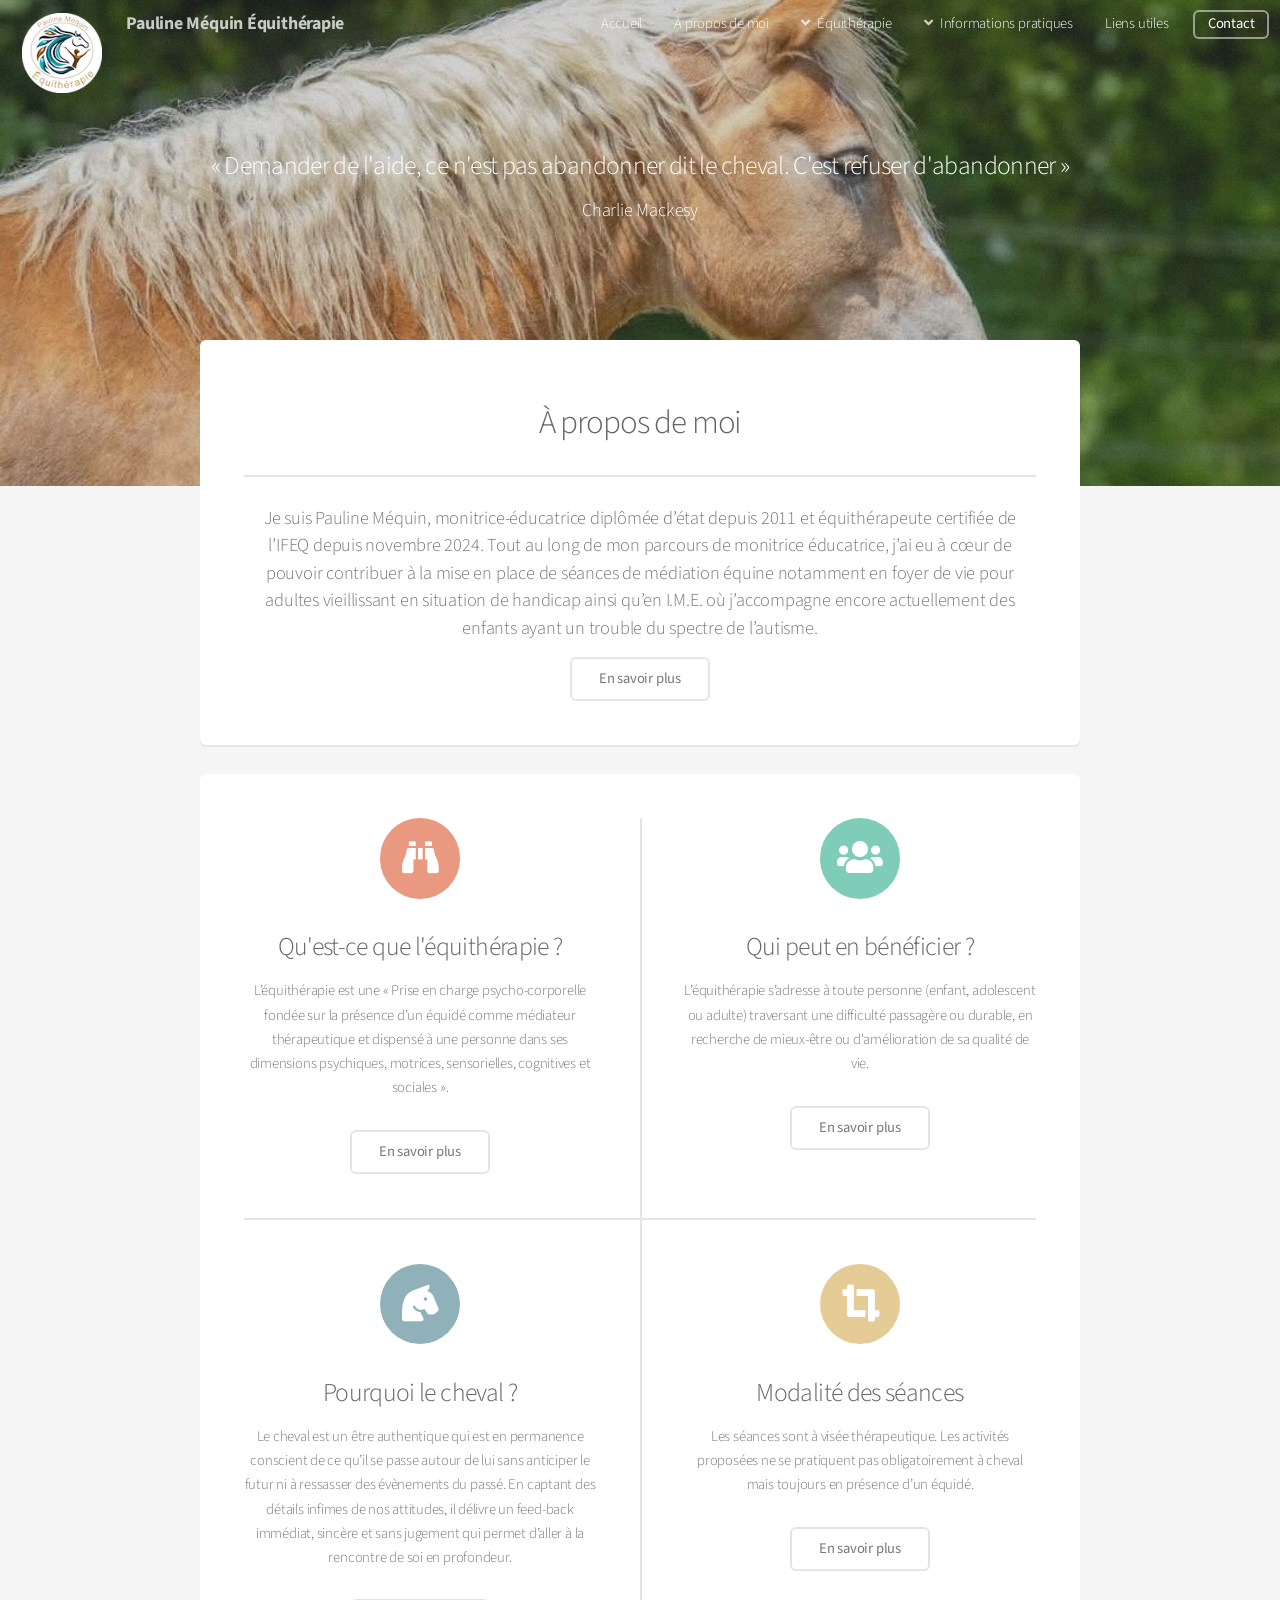
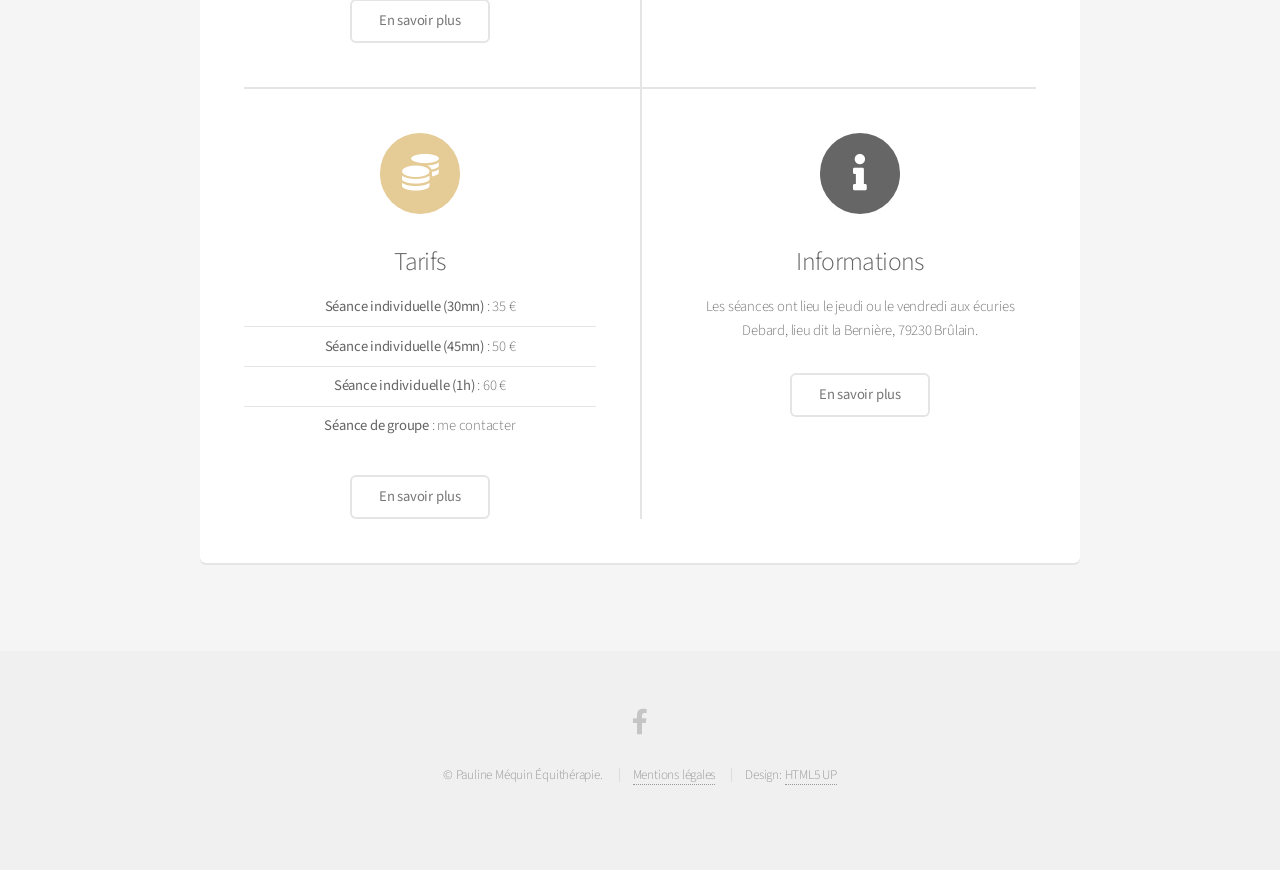
<file: index.html>
<!DOCTYPE html>
<html lang="fr">
<head>
    <meta charset="utf-8">
    <meta name="viewport" content="width=device-width, initial-scale=1, user-scalable=no">
    <title>Pauline Méquin Équithérapie</title>
    <link rel="icon" href="/images/favicon.ico">
    <link rel="stylesheet" href="/assets/css/main.css">
    
</head>

<body class="landing is-preload">
    <div id="page-wrapper" >

        <header id="header" class="alt">
  <h1>
    <a href="/">
      <img class="logo" src="/images/logo.png" alt="logo">
    </a>
    Pauline Méquin Équithérapie
  </h1>
  <nav id="nav">
    <ul>
      <li><a href="/">Accueil</a></li>
      <li><a href="/apropos/">À propos de moi</a></li>
      <li>
        <a href="/equitherapie/" class="icon solid fa-angle-down">Équithérapie</a>
        <ul>
          <li><a href="/equitherapie/#presentation">Présentation</a></li>
          <li><a href="/equitherapie/#public">Qui peut en bénéficier ?</a></li>
          <li><a href="/equitherapie/#cheval">Intérêt du cheval ?</a></li>
        </ul>
      </li>
      <li>
        <a href="/infos/" class="icon solid fa-angle-down">Informations pratiques</a>
        <ul>
          <li><a href="/infos/#tarif">Tarifs</a></li>
          <li><a href="/infos/#seance">Séances</a></li>
          <li><a href="/infos/#accompagnement">Accompagnement</a></li>
        </ul>
      </li>
      <li><a href="/liens/">Liens utiles</a></li>
      <li><a href="/contact/" class="button">Contact</a></li>
    </ul>
  </nav>
</header>

        <section id="banner">
            <h3>« Demander de l'aide, ce n'est pas abandonner dit le cheval. C'est refuser d'abandonner »</h3>
            <p>Charlie Mackesy</p>
        </section><section id="main" class="container">
        
            <section class="box special">
<header class="major">
  <h2>À propos de moi</h2>
  <p>Je suis Pauline Méquin, monitrice-éducatrice diplômée d’état depuis 2011 et équithérapeute certifiée de l’IFEQ depuis novembre 2024. Tout au long de mon parcours de monitrice éducatrice, j’ai eu à cœur de pouvoir contribuer à la mise en place de séances de médiation équine notamment en foyer de vie pour adultes vieillissant en situation de handicap ainsi qu’en I.M.E. où j’accompagne encore actuellement des enfants ayant un trouble du spectre de l’autisme.</p>
</header><ul class="actions special">
  <li><a href="/apropos/" class="button alt">En savoir plus</a></li>
</ul>
</section>
<section class="box special features"><div class="features-row">
        <section>
    <span class="icon solid major fa-binoculars accent2"></span>
    <h3>Qu&#39;est-ce que l&#39;équithérapie ?</h3><p>L’équithérapie est une « Prise en charge psycho-corporelle fondée sur la présence d’un équidé comme médiateur thérapeutique et dispensé à une personne dans ses dimensions psychiques, motrices, sensorielles, cognitives et sociales ».</p>
    <ul class="actions special">
        <li><a href="/equitherapie/" class="button alt">En savoir plus</a></li>
    </ul>
</section>
        <section>
    <span class="icon solid major fa-users accent3"></span>
    <h3>Qui peut en bénéficier ?</h3><p>L’équithérapie s’adresse à toute personne (enfant, adolescent ou adulte) traversant une difficulté passagère ou durable, en recherche de mieux-être ou d&#39;amélioration de sa qualité de vie.</p>
    <ul class="actions special">
        <li><a href="/equitherapie/#public" class="button alt">En savoir plus</a></li>
    </ul>
</section></div><div class="features-row">
        <section>
    <span class="icon solid major fa-horse-head accent4"></span>
    <h3>Pourquoi le cheval ?</h3><p>Le cheval est un être authentique qui est en permanence conscient de ce qu’il se passe autour de lui sans anticiper le futur ni à ressasser des évènements du passé. En captant des détails infimes de nos attitudes, il délivre un feed-back immédiat, sincère et sans jugement qui permet d’aller à la rencontre de soi en profondeur.</p>
    <ul class="actions special">
        <li><a href="/equitherapie/#cheval" class="button alt">En savoir plus</a></li>
    </ul>
</section>
        <section>
    <span class="icon solid major fa-crop-alt accent5"></span>
    <h3>Modalité des séances</h3><p>Les séances sont à visée thérapeutique. Les activités proposées ne se pratiquent pas obligatoirement à cheval mais toujours en présence d’un équidé.</p>
    <ul class="actions special">
        <li><a href="/infos/#seance" class="button alt">En savoir plus</a></li>
    </ul>
</section></div><div class="features-row">
        <section>
    <span class="icon solid major fa-coins accent6"></span>
    <h3>Tarifs</h3><ul class="alt"><li><strong>Séance individuelle (30mn)</strong> : 35 €</li><li><strong>Séance individuelle (45mn)</strong> : 50 €</li><li><strong>Séance individuelle (1h)</strong> : 60 €</li><li><strong>Séance de groupe</strong> : me contacter</li></ul><ul class="actions special">
        <li><a href="/infos/#tarif" class="button alt">En savoir plus</a></li>
    </ul>
</section>
        <section>
    <span class="icon solid major fa-info accent1"></span>
    <h3>Informations</h3><p>Les séances ont lieu le jeudi ou le vendredi aux écuries Debard, lieu dit la Bernière, 79230 Brûlain.</p>
    <ul class="actions special">
        <li><a href="/infos/" class="button alt">En savoir plus</a></li>
    </ul>
</section></div></section>

        
		</section>
        <!-- Footer -->
<footer id="footer">
    <ul class="icons">
        <li>
            <a href="https://www.facebook.com/paulinemequinequitherapie" class="icon brands fa-facebook-f">
                <span class="label">Facebook</span>
            </a>
        </li>
    </ul>
    <ul class="copyright">
        <li>&copy; Pauline Méquin Équithérapie.</li>
        <li><a href="/mentions.html">Mentions légales</a></li>
        <li>Design: <a href="http://html5up.net">HTML5 UP</a></li>
    </ul>
</footer>

    </div>
    	<script src="/assets/js/jquery.min.js"></script>
	<script src="/assets/js/jquery.dropotron.min.js"></script>
	<script src="/assets/js/jquery.scrollex.min.js"></script>
	<script src="/assets/js/browser.min.js"></script>
	<script src="/assets/js/breakpoints.min.js"></script>
	<script src="/assets/js/util.js"></script>
	<script src="/assets/js/main.js"></script>


</body>
</html>
</file>
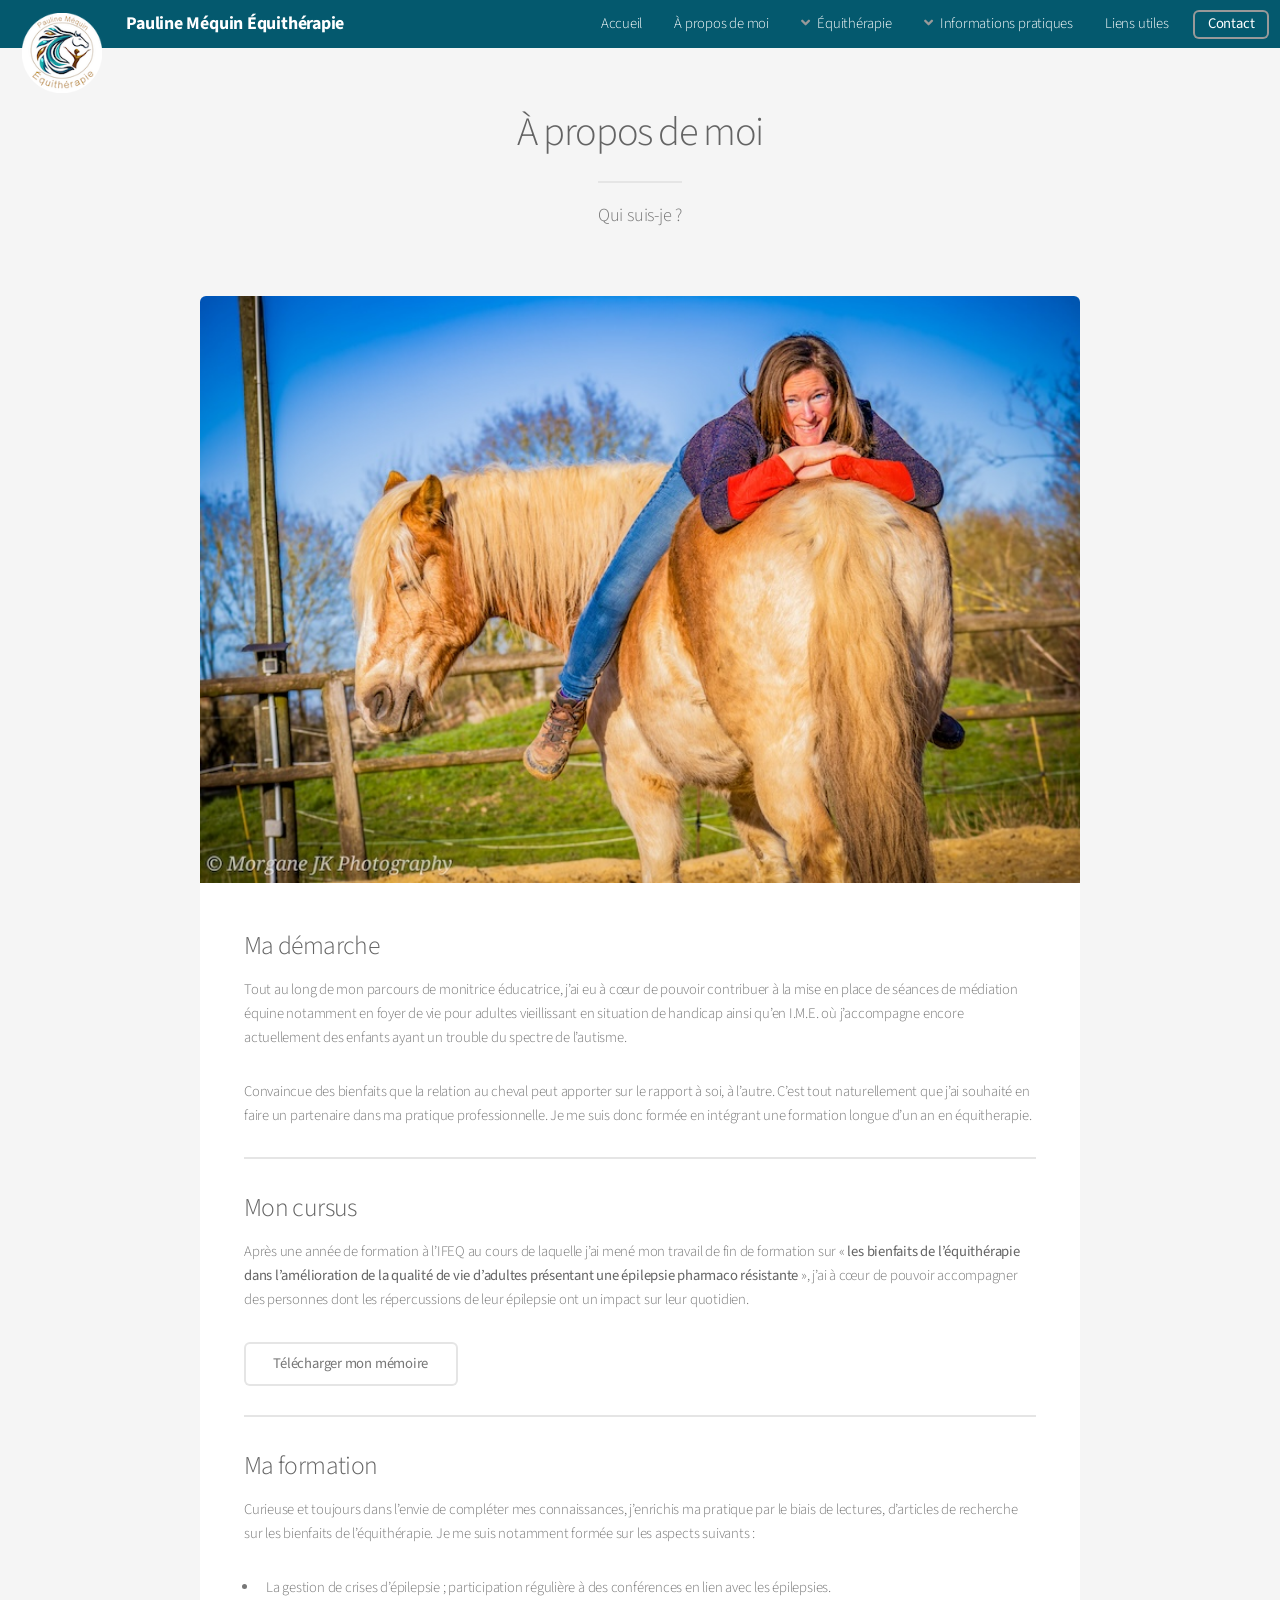
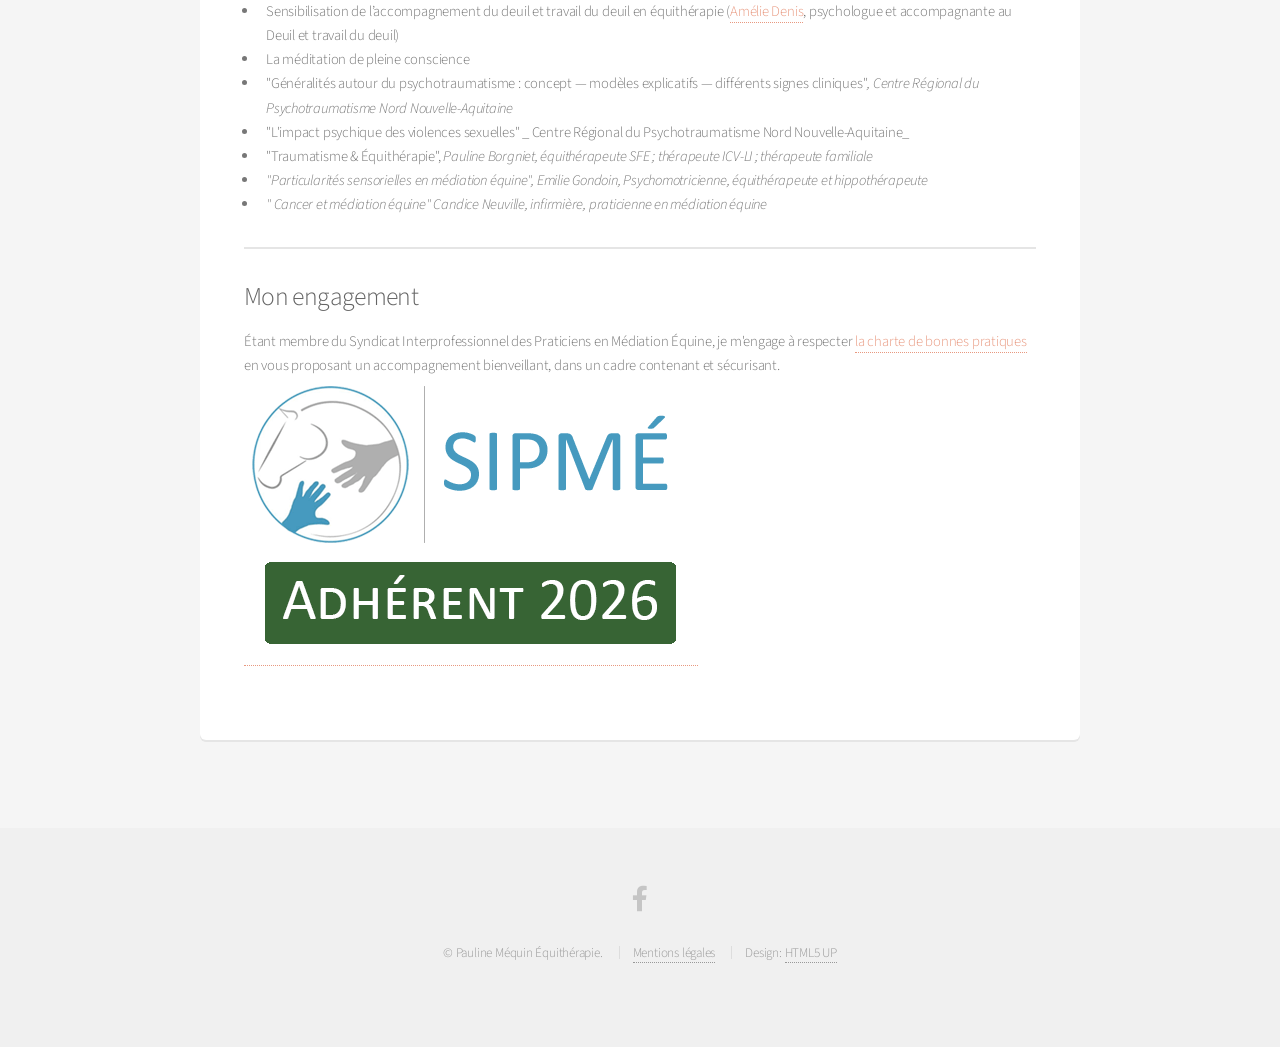
<file: apropos/index.html>
<!DOCTYPE html>
<html lang="fr">
<head>
    <meta charset="utf-8">
    <meta name="viewport" content="width=device-width, initial-scale=1, user-scalable=no">
    <title>À propos de moi</title>
    <link rel="icon" href="/images/favicon.ico">
    <link rel="stylesheet" href="/assets/css/main.css">
    
</head>

<body class="">
    <div id="page-wrapper" >

        <header id="header" class="">
  <h1>
    <a href="/">
      <img class="logo" src="/images/logo.png" alt="logo">
    </a>
    Pauline Méquin Équithérapie
  </h1>
  <nav id="nav">
    <ul>
      <li><a href="/">Accueil</a></li>
      <li><a href="/apropos/">À propos de moi</a></li>
      <li>
        <a href="/equitherapie/" class="icon solid fa-angle-down">Équithérapie</a>
        <ul>
          <li><a href="/equitherapie/#presentation">Présentation</a></li>
          <li><a href="/equitherapie/#public">Qui peut en bénéficier ?</a></li>
          <li><a href="/equitherapie/#cheval">Intérêt du cheval ?</a></li>
        </ul>
      </li>
      <li>
        <a href="/infos/" class="icon solid fa-angle-down">Informations pratiques</a>
        <ul>
          <li><a href="/infos/#tarif">Tarifs</a></li>
          <li><a href="/infos/#seance">Séances</a></li>
          <li><a href="/infos/#accompagnement">Accompagnement</a></li>
        </ul>
      </li>
      <li><a href="/liens/">Liens utiles</a></li>
      <li><a href="/contact/" class="button">Contact</a></li>
    </ul>
  </nav>
</header>

        <section id="main" class="container">
        
            <header><h2 id="undefined" tabindex="-1">À propos de moi</h2>
<p>Qui suis-je ?</p>
</header><!-- default box - presentation --><div class="box">
      <span class="image featured"><img src="/images/qui-suis-je.jpg" alt="photo de Pauline Méquin, équithérapeute, en compagnie de son cheval"></span>
      <h3 id="ma-d%C3%A9marche" tabindex="-1">Ma démarche</h3>
<p>Tout au long de mon parcours de monitrice éducatrice, j’ai eu à cœur de pouvoir contribuer à la mise en place de séances de médiation équine notamment en foyer de vie pour adultes vieillissant en situation de handicap ainsi qu’en I.M.E. où j’accompagne encore actuellement des enfants ayant un trouble du spectre de l’autisme.</p>
<p>Convaincue des bienfaits que la relation au cheval peut apporter sur le rapport à soi, à l’autre.
C’est tout naturellement que j’ai souhaité en faire un partenaire dans ma pratique professionnelle.
Je me suis donc formée en intégrant une formation longue d’un an en équitherapie.</p>
<hr>
<h3 id="mon-cursus" tabindex="-1">Mon cursus</h3>
<p>Après une année de formation à l’IFEQ au cours de laquelle j’ai mené mon travail de fin de formation sur « <strong>les bienfaits de l’équithérapie dans l’amélioration de la qualité de vie d’adultes présentant une épilepsie pharmaco résistante</strong> », j’ai à cœur de pouvoir accompagner des personnes dont les répercussions de leur épilepsie ont un impact sur leur quotidien.</p>
<p><a href="/https://mediatheque.ifce.fr/doc_num.php?explnum_id=27962" class="button alt" download="Memoire_PaulineMequin_2024_IFEQ.pdf">Télécharger mon mémoire</a></p>
<hr>
<h3 id="ma-formation" tabindex="-1">Ma formation</h3>
<p>Curieuse et toujours dans l’envie de compléter mes connaissances, j’enrichis ma pratique par le biais de lectures, d’articles de recherche sur les bienfaits de l’équithérapie. Je me suis notamment formée sur les aspects suivants :</p>
<ul>
<li>La gestion de crises d’épilepsie ; participation régulière à des conférences en lien avec les épilepsies.</li>
<li>Sensibilisation de l’accompagnement du deuil et travail du deuil en équithérapie (<a href="https://au-dela-des-morts.fr/">Amélie Denis</a>, psychologue et accompagnante au Deuil et travail du deuil)</li>
<li>La méditation de pleine conscience</li>
<li>&quot;Généralités autour du psychotraumatisme : concept — modèles explicatifs — différents signes cliniques&quot;<em>, Centre Régional du Psychotraumatisme Nord Nouvelle-Aquitaine</em></li>
<li>&quot;L'impact psychique des violences sexuelles&quot; _ Centre Régional du Psychotraumatisme Nord Nouvelle-Aquitaine_</li>
<li>&quot;Traumatisme &amp; Équithérapie&quot;, <em>Pauline Borgniet, équithérapeute SFE ; thérapeute ICV-LI ; thérapeute familiale</em></li>
<li><em>&quot;Particularités sensorielles en médiation équine&quot;, Emilie Gondoin, Psychomotricienne, équithérapeute et hippothérapeute</em></li>
<li><em>&quot; Cancer et médiation équine&quot; Candice Neuville, infirmière, praticienne en médiation équine</em></li>
</ul>
<hr>
<h3 id="mon-engagement" tabindex="-1">Mon engagement</h3>
<p>Étant membre du Syndicat Interprofessionnel des Praticiens en Médiation Équine, je m'engage à respecter <a href="https://www.sipmediationequine.fr/2021/03/09/charte-de-bonnes-pratiques/">la charte de bonnes pratiques</a> en vous proposant un accompagnement bienveillant, dans un cadre contenant et sécurisant. <a href="https://www.sipmediationequine.fr"><img src="/images/Macaron-adh%C3%87rent-2026.png" alt="logo SIPME"></a></p>
<p></div></p>

        
		</section>
        <!-- Footer -->
<footer id="footer">
    <ul class="icons">
        <li>
            <a href="https://www.facebook.com/paulinemequinequitherapie" class="icon brands fa-facebook-f">
                <span class="label">Facebook</span>
            </a>
        </li>
    </ul>
    <ul class="copyright">
        <li>&copy; Pauline Méquin Équithérapie.</li>
        <li><a href="/mentions.html">Mentions légales</a></li>
        <li>Design: <a href="http://html5up.net">HTML5 UP</a></li>
    </ul>
</footer>

    </div>
    	<script src="/assets/js/jquery.min.js"></script>
	<script src="/assets/js/jquery.dropotron.min.js"></script>
	<script src="/assets/js/jquery.scrollex.min.js"></script>
	<script src="/assets/js/browser.min.js"></script>
	<script src="/assets/js/breakpoints.min.js"></script>
	<script src="/assets/js/util.js"></script>
	<script src="/assets/js/main.js"></script>


</body>
</html>
</file>
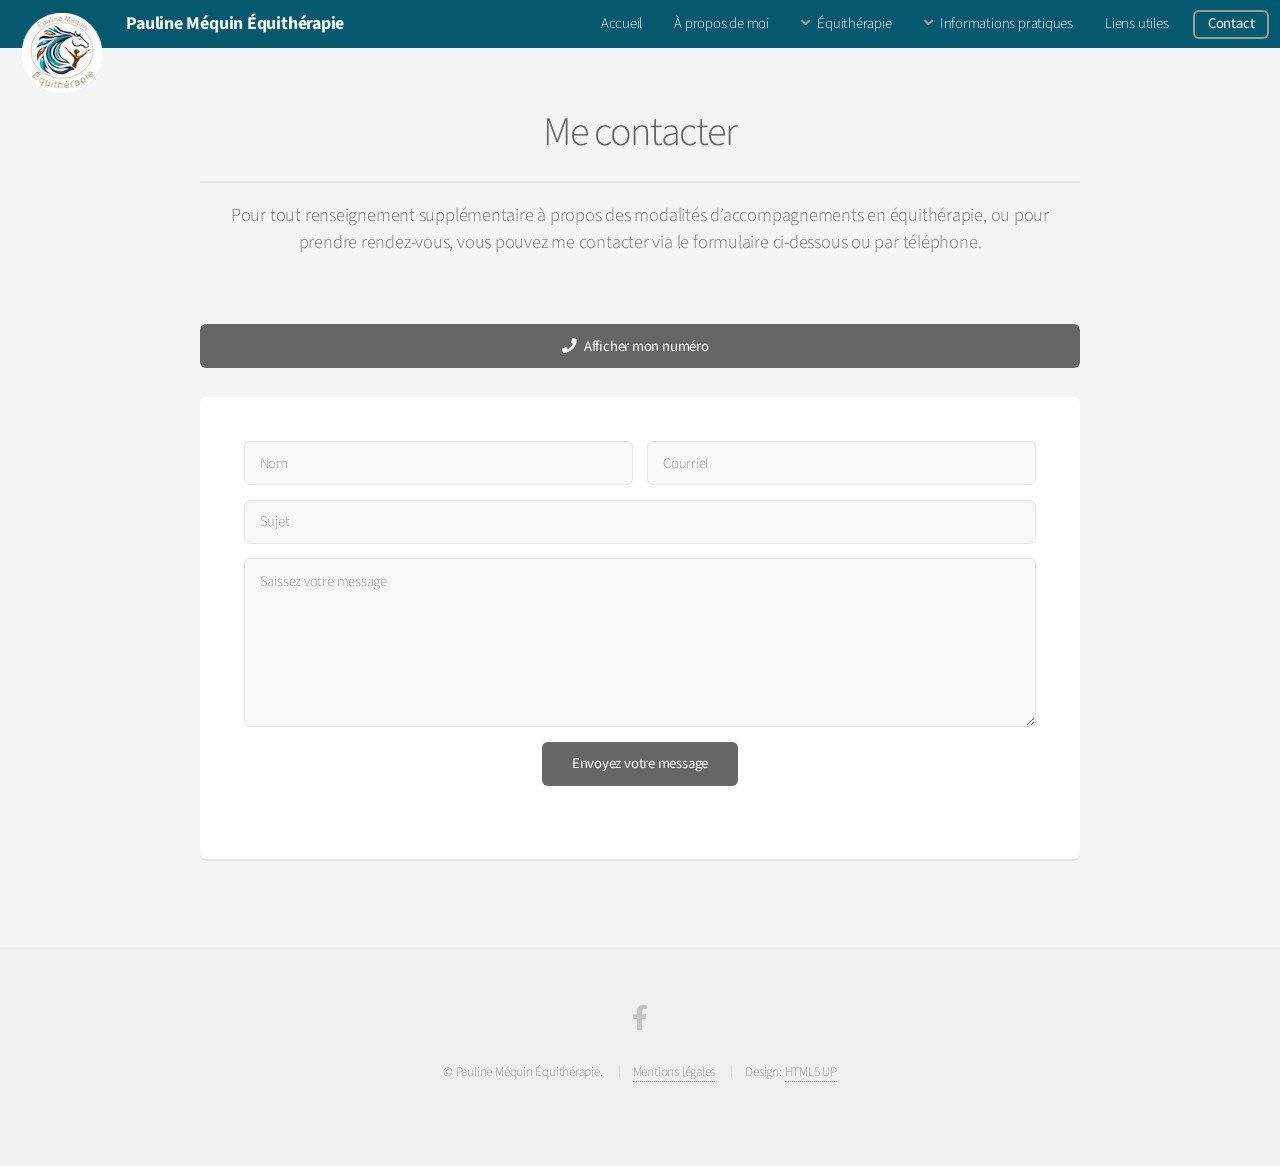
<file: contact/index.html>
<!DOCTYPE html>
<html lang="fr">
<head>
    <meta charset="utf-8">
    <meta name="viewport" content="width=device-width, initial-scale=1, user-scalable=no">
    <title>Contact</title>
    <link rel="icon" href="/images/favicon.ico">
    <link rel="stylesheet" href="/assets/css/main.css">
    
</head>

<body class="">
    <div id="page-wrapper" >

        <header id="header" class="">
  <h1>
    <a href="/">
      <img class="logo" src="/images/logo.png" alt="logo">
    </a>
    Pauline Méquin Équithérapie
  </h1>
  <nav id="nav">
    <ul>
      <li><a href="/">Accueil</a></li>
      <li><a href="/apropos/">À propos de moi</a></li>
      <li>
        <a href="/equitherapie/" class="icon solid fa-angle-down">Équithérapie</a>
        <ul>
          <li><a href="/equitherapie/#presentation">Présentation</a></li>
          <li><a href="/equitherapie/#public">Qui peut en bénéficier ?</a></li>
          <li><a href="/equitherapie/#cheval">Intérêt du cheval ?</a></li>
        </ul>
      </li>
      <li>
        <a href="/infos/" class="icon solid fa-angle-down">Informations pratiques</a>
        <ul>
          <li><a href="/infos/#tarif">Tarifs</a></li>
          <li><a href="/infos/#seance">Séances</a></li>
          <li><a href="/infos/#accompagnement">Accompagnement</a></li>
        </ul>
      </li>
      <li><a href="/liens/">Liens utiles</a></li>
      <li><a href="/contact/" class="button">Contact</a></li>
    </ul>
  </nav>
</header>

        <section id="main" class="container">
        
            <header><h2 id="undefined" tabindex="-1">Me contacter</h2>
<p>Pour tout renseignement supplémentaire à propos des modalités d’accompagnements en équithérapie, ou pour prendre rendez-vous, vous pouvez me contacter via le formulaire ci-dessous ou par téléphone.</p>
</header>
<p><a href="#" class="button fit icon solid fa-phone" id="callme">Afficher mon numéro</a></p>
<section class="box">
      <form method="post" action="https://formspree.io/f/mannlral">
					<div class="row gtr-50 gtr-uniform">
						<input type="text" name="bot-field" id="bot-field" style="display:none;">
						<div class="col-6 col-12-mobilep">
							<input type="text" name="name" id="name" value="" placeholder="Nom">
						</div>
						<div class="col-6 col-12-mobilep">
							<input type="email" name="email" id="email" value="" placeholder="Courriel">
						</div>
						<div class="col-12">
							<input type="text" name="subject" id="subject" value="" placeholder="Sujet">
						</div>
						<div class="col-12">
							<textarea name="message" id="message" placeholder="Saissez votre message" rows="6"></textarea>
						</div>
						<div class="col-12">
							<ul class="actions special">
								<li><input type="submit" value="Envoyez votre message"></li>
							</ul>
						</div>
					</div>
				</form>
<p></section></p>

        
		</section>
        <!-- Footer -->
<footer id="footer">
    <ul class="icons">
        <li>
            <a href="https://www.facebook.com/paulinemequinequitherapie" class="icon brands fa-facebook-f">
                <span class="label">Facebook</span>
            </a>
        </li>
    </ul>
    <ul class="copyright">
        <li>&copy; Pauline Méquin Équithérapie.</li>
        <li><a href="/mentions.html">Mentions légales</a></li>
        <li>Design: <a href="http://html5up.net">HTML5 UP</a></li>
    </ul>
</footer>

    </div>
    	<script src="/assets/js/jquery.min.js"></script>
	<script src="/assets/js/jquery.dropotron.min.js"></script>
	<script src="/assets/js/jquery.scrollex.min.js"></script>
	<script src="/assets/js/browser.min.js"></script>
	<script src="/assets/js/breakpoints.min.js"></script>
	<script src="/assets/js/util.js"></script>
	<script src="/assets/js/main.js"></script>


	<script>
	document.getElementById('callme').addEventListener('click', function(e){
		e.preventDefault();
		this.href = 'tel: 0677362656';
		let rawPhone = '0677362656'.replace(/\D/g, '');
		let formattedPhone = rawPhone.replace(/(\d{2})(?=\d)/g, '$1.').replace(/\.$/, '');
		this.textContent = formattedPhone;
	});
	</script>

</body>
</html>
</file>
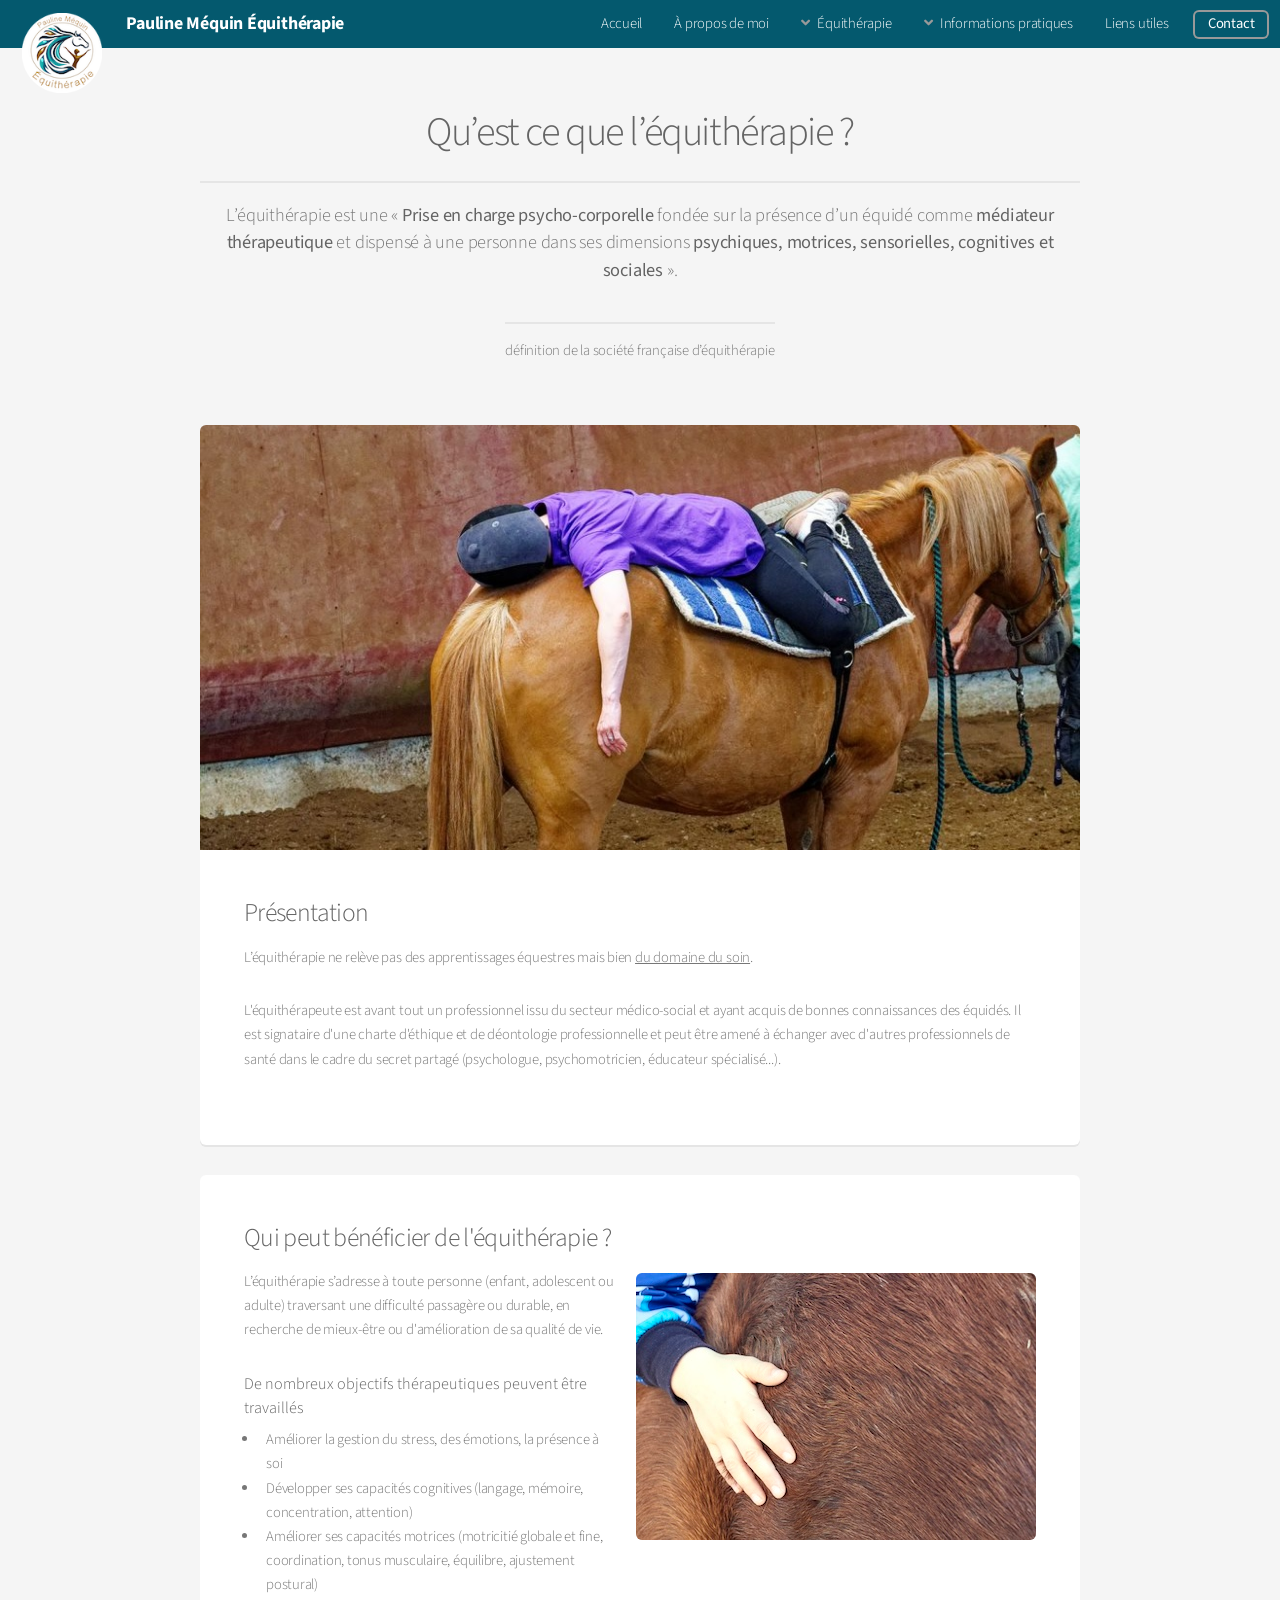
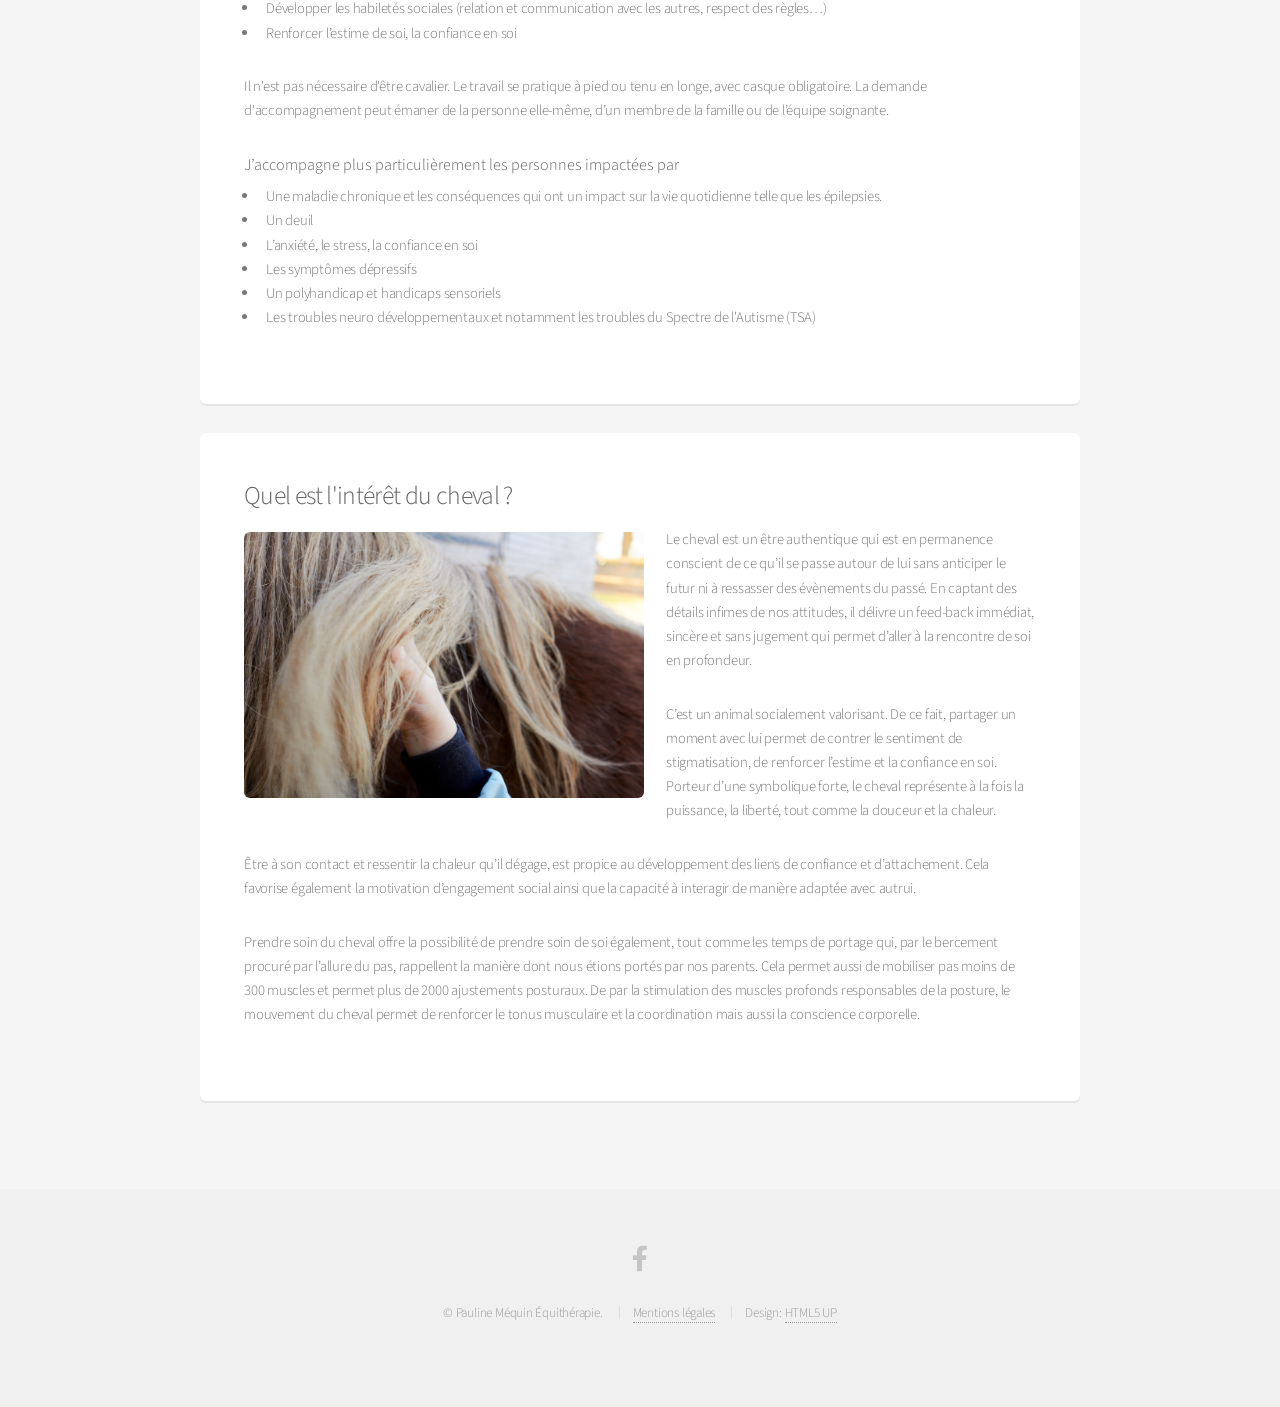
<file: equitherapie/index.html>
<!DOCTYPE html>
<html lang="fr">
<head>
    <meta charset="utf-8">
    <meta name="viewport" content="width=device-width, initial-scale=1, user-scalable=no">
    <title>Équithérapie</title>
    <link rel="icon" href="/images/favicon.ico">
    <link rel="stylesheet" href="/assets/css/main.css">
    
</head>

<body class="">
    <div id="page-wrapper" >

        <header id="header" class="">
  <h1>
    <a href="/">
      <img class="logo" src="/images/logo.png" alt="logo">
    </a>
    Pauline Méquin Équithérapie
  </h1>
  <nav id="nav">
    <ul>
      <li><a href="/">Accueil</a></li>
      <li><a href="/apropos/">À propos de moi</a></li>
      <li>
        <a href="/equitherapie/" class="icon solid fa-angle-down">Équithérapie</a>
        <ul>
          <li><a href="/equitherapie/#presentation">Présentation</a></li>
          <li><a href="/equitherapie/#public">Qui peut en bénéficier ?</a></li>
          <li><a href="/equitherapie/#cheval">Intérêt du cheval ?</a></li>
        </ul>
      </li>
      <li>
        <a href="/infos/" class="icon solid fa-angle-down">Informations pratiques</a>
        <ul>
          <li><a href="/infos/#tarif">Tarifs</a></li>
          <li><a href="/infos/#seance">Séances</a></li>
          <li><a href="/infos/#accompagnement">Accompagnement</a></li>
        </ul>
      </li>
      <li><a href="/liens/">Liens utiles</a></li>
      <li><a href="/contact/" class="button">Contact</a></li>
    </ul>
  </nav>
</header>

        <section id="main" class="container">
        
            <header><h2 id="undefined" tabindex="-1">Qu’est ce que l’équithérapie ?</h2>
<p>L’équithérapie est une « <strong>Prise en charge psycho-corporelle</strong> fondée sur la présence d’un équidé comme <strong>médiateur thérapeutique</strong> et dispensé à une personne dans ses dimensions <strong>psychiques, motrices, sensorielles, cognitives et sociales</strong> ».</p>
<p>définition de la société française d’équithérapie</p>
</header>
<!-- default box - presentation -->
<div class="box">
      <span class="image featured"><img src="/images/allonge.jpg" alt="Personne détendue, allongée sur un cheval"></span>
      <h3 id="pr%C3%A9sentation" tabindex="-1">Présentation</h3>
<p>L’équithérapie ne relève pas des apprentissages équestres mais bien <u>du domaine du soin</u>.</p>
<p>L'équithérapeute est avant tout un professionnel issu du secteur médico-social et ayant acquis de bonnes connaissances des équidés. Il est signataire d'une charte d'éthique et de déontologie professionnelle et peut être amené à échanger avec d'autres professionnels de santé dans le cadre du secret partagé (psychologue, psychomotricien, éducateur spécialisé...).</p>
<p></div></p>
<!-- default box - Public -->
<div class="row"><div class="col-12">
  <section class="box">
      <header id="public"><h3>Qui peut bénéficier de l'équithérapie ?</h3></header><span class="image right"><img src="/images/accompagnement.jpg" alt="Main d'enfant passant dans la crinière d'un poney" width="400"></span><p>L’équithérapie s’adresse à toute personne (enfant, adolescent ou adulte) traversant une difficulté passagère ou durable, en recherche de mieux-être ou d'amélioration de sa qualité de vie.</p>
<h4 id="de-nombreux-objectifs-th%C3%A9rapeutiques-peuvent-%C3%AAtre-travaill%C3%A9s" tabindex="-1">De nombreux objectifs thérapeutiques peuvent être travaillés</h4>
<ul>
<li>Améliorer la gestion du stress, des émotions, la présence à soi</li>
<li>Développer ses capacités cognitives (langage, mémoire, concentration, attention)</li>
<li>Améliorer ses capacités motrices (motricitié globale et fine, coordination, tonus musculaire, équilibre, ajustement postural)</li>
<li>Développer les habiletés sociales (relation et communication avec les autres, respect des règles…)</li>
<li>Renforcer l’estime de soi, la confiance en soi</li>
</ul>
<p>Il n'est pas nécessaire d'être cavalier. Le travail se pratique à pied ou tenu en longe, avec casque obligatoire. La demande d'accompagnement peut émaner de la personne elle-même, d’un membre de la famille ou de l’équipe soignante.</p>
<h4 id="j%E2%80%99accompagne-plus-particuli%C3%A8rement-les-personnes-impact%C3%A9es-par" tabindex="-1">J’accompagne plus particulièrement les personnes impactées par</h4>
<ul>
<li>Une maladie chronique et les conséquences qui ont un impact sur la vie quotidienne telle que les épilepsies.</li>
<li>Un deuil</li>
<li>L’anxiété, le stress, la confiance en soi</li>
<li>Les symptômes dépressifs</li>
<li>Un polyhandicap et handicaps sensoriels</li>
<li>Les troubles neuro développementaux et notamment les troubles du Spectre de l'Autisme (TSA)</li>
</ul>
<p></section></p>
</div></div>
<!-- default box - Intérêt du cheval -->
<div class="row"><div class="col-12">
  <section class="box">
      <header id="cheval"><h3>Quel est l'intérêt du cheval ?</h3></header><span class="image left"><img src="/images/beneficiaire.jpg" alt="Main d'enfant sur le corps d'un cheval" width="400"></span><p>Le cheval est un être authentique qui est en permanence conscient de ce qu’il se passe autour de lui sans anticiper le futur ni à ressasser des évènements du passé. En captant des détails infimes de nos attitudes, il délivre un feed-back immédiat, sincère et sans jugement qui permet d’aller à la rencontre de soi en profondeur.</p>
<p>C’est un animal socialement valorisant. De ce fait, partager un moment avec lui permet de contrer le sentiment de stigmatisation, de renforcer l’estime et la confiance en soi. Porteur d’une symbolique forte, le cheval représente à la fois la puissance, la liberté, tout comme la douceur et la chaleur.</p>
<p>Être à son contact et ressentir la chaleur qu’il dégage, est propice au développement des liens de confiance et d’attachement. Cela favorise également la motivation d’engagement social ainsi que la capacité à interagir de manière adaptée avec autrui.</p>
<p>Prendre soin du cheval offre la possibilité de prendre soin de soi également, tout comme les temps de portage qui, par le bercement procuré par l’allure du pas, rappellent la manière dont nous étions portés par nos parents. Cela permet aussi de mobiliser pas moins de 300 muscles et permet plus de 2000 ajustements posturaux. De par la stimulation des muscles profonds responsables de la posture, le mouvement du cheval permet de renforcer le tonus musculaire et la coordination mais aussi la conscience corporelle.</p>
<p></section></p>
</div></div>
        
		</section>
        <!-- Footer -->
<footer id="footer">
    <ul class="icons">
        <li>
            <a href="https://www.facebook.com/paulinemequinequitherapie" class="icon brands fa-facebook-f">
                <span class="label">Facebook</span>
            </a>
        </li>
    </ul>
    <ul class="copyright">
        <li>&copy; Pauline Méquin Équithérapie.</li>
        <li><a href="/mentions.html">Mentions légales</a></li>
        <li>Design: <a href="http://html5up.net">HTML5 UP</a></li>
    </ul>
</footer>

    </div>
    	<script src="/assets/js/jquery.min.js"></script>
	<script src="/assets/js/jquery.dropotron.min.js"></script>
	<script src="/assets/js/jquery.scrollex.min.js"></script>
	<script src="/assets/js/browser.min.js"></script>
	<script src="/assets/js/breakpoints.min.js"></script>
	<script src="/assets/js/util.js"></script>
	<script src="/assets/js/main.js"></script>


</body>
</html>
</file>
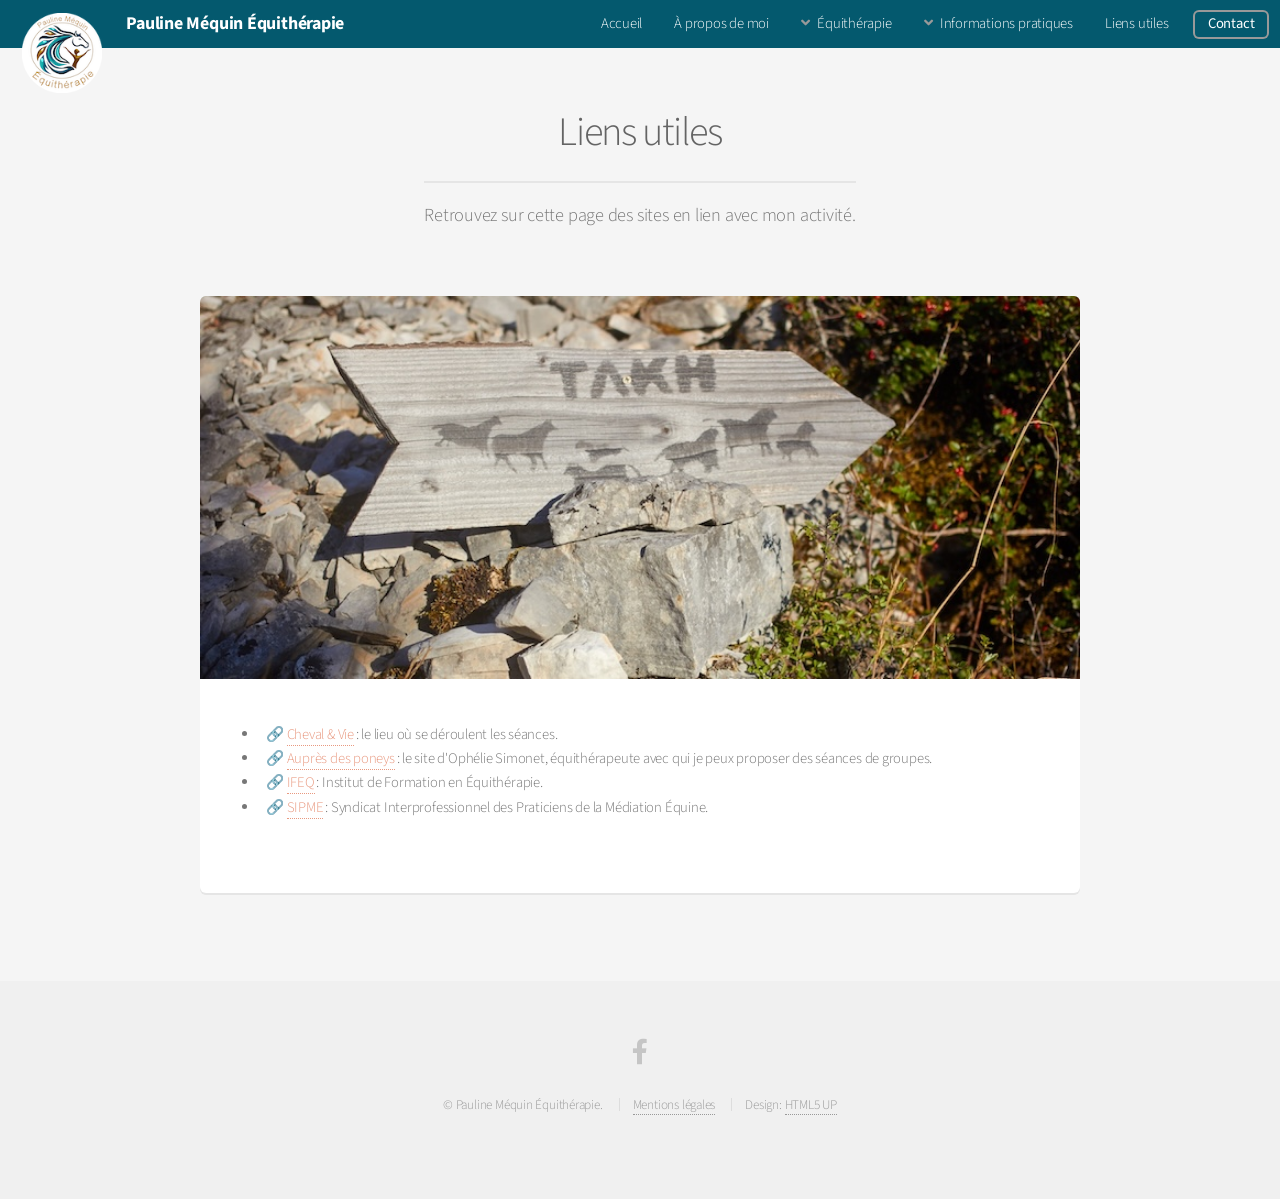
<file: liens/index.html>
<!DOCTYPE html>
<html lang="fr">
<head>
    <meta charset="utf-8">
    <meta name="viewport" content="width=device-width, initial-scale=1, user-scalable=no">
    <title>Liens utiles</title>
    <link rel="icon" href="/images/favicon.ico">
    <link rel="stylesheet" href="/assets/css/main.css">
    
</head>

<body class="">
    <div id="page-wrapper" >

        <header id="header" class="">
  <h1>
    <a href="/">
      <img class="logo" src="/images/logo.png" alt="logo">
    </a>
    Pauline Méquin Équithérapie
  </h1>
  <nav id="nav">
    <ul>
      <li><a href="/">Accueil</a></li>
      <li><a href="/apropos/">À propos de moi</a></li>
      <li>
        <a href="/equitherapie/" class="icon solid fa-angle-down">Équithérapie</a>
        <ul>
          <li><a href="/equitherapie/#presentation">Présentation</a></li>
          <li><a href="/equitherapie/#public">Qui peut en bénéficier ?</a></li>
          <li><a href="/equitherapie/#cheval">Intérêt du cheval ?</a></li>
        </ul>
      </li>
      <li>
        <a href="/infos/" class="icon solid fa-angle-down">Informations pratiques</a>
        <ul>
          <li><a href="/infos/#tarif">Tarifs</a></li>
          <li><a href="/infos/#seance">Séances</a></li>
          <li><a href="/infos/#accompagnement">Accompagnement</a></li>
        </ul>
      </li>
      <li><a href="/liens/">Liens utiles</a></li>
      <li><a href="/contact/" class="button">Contact</a></li>
    </ul>
  </nav>
</header>

        <section id="main" class="container">
        
            <header><h2 id="undefined" tabindex="-1">Liens utiles</h2>
<p>Retrouvez sur cette page des sites en lien avec mon activité.</p>
</header>
<div class="box">
      <span class="image featured"><img src="/images/lien.jpg" alt="photo de pancarte en bois portant l'inscription TAKH"></span>
      <ul>
<li>🔗 <a href="https://www.cheval-vie.fr">Cheval &amp; Vie</a> : le lieu où se déroulent les séances.</li>
<li>🔗 <a href="https://aupresdesponeys.fr">Auprès des poneys</a> : le site d'Ophélie Simonet, équithérapeute avec qui je peux proposer des séances de groupes.</li>
<li>🔗 <a href="https://ifequitherapie.fr">IFEQ</a> : Institut de Formation en Équithérapie.</li>
<li>🔗 <a href="https://sipmediationequine.fr">SIPME</a> : Syndicat Interprofessionnel des Praticiens de la Médiation Équine.</li>
</ul>
<p></div></p>

        
		</section>
        <!-- Footer -->
<footer id="footer">
    <ul class="icons">
        <li>
            <a href="https://www.facebook.com/paulinemequinequitherapie" class="icon brands fa-facebook-f">
                <span class="label">Facebook</span>
            </a>
        </li>
    </ul>
    <ul class="copyright">
        <li>&copy; Pauline Méquin Équithérapie.</li>
        <li><a href="/mentions.html">Mentions légales</a></li>
        <li>Design: <a href="http://html5up.net">HTML5 UP</a></li>
    </ul>
</footer>

    </div>
    	<script src="/assets/js/jquery.min.js"></script>
	<script src="/assets/js/jquery.dropotron.min.js"></script>
	<script src="/assets/js/jquery.scrollex.min.js"></script>
	<script src="/assets/js/browser.min.js"></script>
	<script src="/assets/js/breakpoints.min.js"></script>
	<script src="/assets/js/util.js"></script>
	<script src="/assets/js/main.js"></script>


</body>
</html>
</file>
<file: assets/css/main.css>
@import url("fontawesome-all.min.css");
@import url("https://fonts.googleapis.com/css?family=Source+Sans+Pro:300,400,300italic,400italic");

/*
	Alpha by HTML5 UP
	html5up.net | @ajlkn
	Free for personal and commercial use under the CCA 3.0 license (html5up.net/license)
*/

/* Reset */

/* Based on meyerweb.com/eric/tools/css/reset (v2.0 | 20110126 | License: public domain) */

	html, body, div, span, applet, object,
	iframe, h1, h2, h3, h4, h5, h6, p, blockquote,
	pre, a, abbr, acronym, address, big, cite,
	code, del, dfn, em, img, ins, kbd, q, s, samp,
	small, strike, strong, sub, sup, tt, var, b,
	u, i, center, dl, dt, dd, ol, ul, li, fieldset,
	form, label, legend, table, caption, tbody,
	tfoot, thead, tr, th, td, article, aside,
	canvas, details, embed, figure, figcaption,
	footer, header, hgroup, menu, nav, output, ruby,
	section, summary, time, mark, audio, video {
		margin: 0;
		padding: 0;
		border: 0;
		font-size: 100%;
		font: inherit;
		vertical-align: baseline;
	}

	article, aside, details, figcaption, figure,
	footer, header, hgroup, menu, nav, section {
		display: block;
	}

	body {
		line-height: 1;
	}

	ol, ul {
		list-style: none;
	}

	blockquote, q {
		quotes: none;
	}

		blockquote:before, blockquote:after, q:before, q:after {
			content: '';
			content: none;
		}

	table {
		border-collapse: collapse;
		border-spacing: 0;
	}

	body {
		-webkit-text-size-adjust: none;
	}

	mark {
		background-color: transparent;
		color: inherit;
	}

	input::-moz-focus-inner {
		border: 0;
		padding: 0;
	}

	input, select, textarea {
		-moz-appearance: none;
		-webkit-appearance: none;
		-ms-appearance: none;
		appearance: none;
	}

/* Basic */

	@-ms-viewport {
		width: device-width;
	}

	body {
		-ms-overflow-style: scrollbar;
	}

	@media screen and (max-width: 480px) {

		html, body {
			min-width: 320px;
		}

	}

	html {
		box-sizing: border-box;
	}

	*, *:before, *:after {
		box-sizing: inherit;
	}

	body {
		background: #f5f5f5;
	}

	body, input, select, textarea {
		color: #777;
		font-family: "Source Sans Pro", sans-serif;
		font-size: 16pt;
		font-weight: 300;
		line-height: 1.65em;
		letter-spacing: -0.015em;
	}

	a {
		-moz-transition: color 0.2s ease-in-out, border-bottom-color 0.2s ease-in-out;
		-webkit-transition: color 0.2s ease-in-out, border-bottom-color 0.2s ease-in-out;
		-ms-transition: color 0.2s ease-in-out, border-bottom-color 0.2s ease-in-out;
		transition: color 0.2s ease-in-out, border-bottom-color 0.2s ease-in-out;
		border-bottom: dotted 1px;
		color: #e89980;
		text-decoration: none;
	}

		a:hover {
			border-bottom-color: transparent;
		}

	strong, b {
		color: #646464;
		font-weight: 400;
	}

	em, i {
		font-style: italic;
	}

	p {
		margin: 0 0 2em 0;
	}

	h1, h2, h3, h4, h5, h6 {
		color: #646464;
		font-weight: 300;
		line-height: 1em;
		margin: 0 0 0.5em 0;
	}

		h1 a, h2 a, h3 a, h4 a, h5 a, h6 a {
			color: inherit;
			text-decoration: none;
		}

	h2 {
		font-size: 2.25em;
		line-height: 1.5em;
		letter-spacing: -0.035em;
	}

	h3 {
		font-size: 1.75em;
		line-height: 1.5em;
		letter-spacing: -0.025em;
}

	h4 {
		font-size: 1.1em;
		line-height: 1.5em;
		letter-spacing: 0;
	}

	h5 {
		font-size: 0.9em;
		line-height: 1.5em;
		letter-spacing: 0;
	}

	h6 {
		font-size: 0.7em;
		line-height: 1.5em;
		letter-spacing: 0;
	}

	sub {
		font-size: 0.8em;
		position: relative;
		top: 0.5em;
	}

	sup {
		font-size: 0.8em;
		position: relative;
		top: -0.5em;
	}

	hr {
		border: 0;
		border-bottom: solid 2px #e5e5e5;
		margin: 2em 0;
	}

		hr.major {
			margin: 3em 0;
		}

	blockquote {
		border-left: solid 4px #e5e5e5;
		font-style: italic;
		margin: 0 0 2em 0;
		padding: 0.5em 0 0.5em 2em;
	}

	pre {
		-webkit-overflow-scrolling: touch;
		background: #f8f8f8;
		border-radius: 6px;
		border: solid 1px #e5e5e5;
		font-family: monospace;
		font-size: 0.9em;
		line-height: 1.75em;
		margin: 0 0 2em 0;
		overflow-x: auto;
		padding: 1em 1.5em;
	}

	code {
		background: #f8f8f8;
		border-radius: 6px;
		border: solid 1px #e5e5e5;
		font-family: monospace;
		font-size: 0.9em;
		margin: 0 0.25em;
		padding: 0.25em 0.65em;
	}

	.align-left {
		text-align: left;
	}

	.align-center {
		text-align: center;
	}

	.align-right {
		text-align: right;
	}

/* Row */

	.row {
		display: flex;
		flex-wrap: wrap;
		box-sizing: border-box;
		align-items: stretch;
	}

		.row > * {
			box-sizing: border-box;
		}

		.row.gtr-uniform > * > :last-child {
			margin-bottom: 0;
		}

		.row.aln-left {
			justify-content: flex-start;
		}

		.row.aln-center {
			justify-content: center;
		}

		.row.aln-right {
			justify-content: flex-end;
		}

		.row.aln-top {
			align-items: flex-start;
		}

		.row.aln-middle {
			align-items: center;
		}

		.row.aln-bottom {
			align-items: flex-end;
		}

		.row > .imp {
			order: -1;
		}

		.row > .col-1 {
			width: 8.33333%;
		}

		.row > .off-1 {
			margin-left: 8.33333%;
		}

		.row > .col-2 {
			width: 16.66667%;
		}

		.row > .off-2 {
			margin-left: 16.66667%;
		}

		.row > .col-3 {
			width: 25%;
		}

		.row > .off-3 {
			margin-left: 25%;
		}

		.row > .col-4 {
			width: 33.33333%;
		}

		.row > .off-4 {
			margin-left: 33.33333%;
		}

		.row > .col-5 {
			width: 41.66667%;
		}

		.row > .off-5 {
			margin-left: 41.66667%;
		}

		.row > .col-6 {
			width: 50%;
		}

		.row > .off-6 {
			margin-left: 50%;
		}

		.row > .col-7 {
			width: 58.33333%;
		}

		.row > .off-7 {
			margin-left: 58.33333%;
		}

		.row > .col-8 {
			width: 66.66667%;
		}

		.row > .off-8 {
			margin-left: 66.66667%;
		}

		.row > .col-9 {
			width: 75%;
		}

		.row > .off-9 {
			margin-left: 75%;
		}

		.row > .col-10 {
			width: 83.33333%;
		}

		.row > .off-10 {
			margin-left: 83.33333%;
		}

		.row > .col-11 {
			width: 91.66667%;
		}

		.row > .off-11 {
			margin-left: 91.66667%;
		}

		.row > .col-12 {
			width: 100%;
		}

		.row > .off-12 {
			margin-left: 100%;
		}

		.row.gtr-0 {
			margin-top: 0;
			margin-left: 0em;
		}

			.row.gtr-0 > * {
				padding: 0 0 0 0em;
			}

			.row.gtr-0.gtr-uniform {
				margin-top: 0em;
			}

				.row.gtr-0.gtr-uniform > * {
					padding-top: 0em;
				}

		.row.gtr-25 {
			margin-top: 0;
			margin-left: -0.5em;
		}

			.row.gtr-25 > * {
				padding: 0 0 0 0.5em;
			}

			.row.gtr-25.gtr-uniform {
				margin-top: -0.5em;
			}

				.row.gtr-25.gtr-uniform > * {
					padding-top: 0.5em;
				}

		.row.gtr-50 {
			margin-top: 0;
			margin-left: -1em;
		}

			.row.gtr-50 > * {
				padding: 0 0 0 1em;
			}

			.row.gtr-50.gtr-uniform {
				margin-top: -1em;
			}

				.row.gtr-50.gtr-uniform > * {
					padding-top: 1em;
				}

		.row {
			margin-top: 0;
			margin-left: -2em;
		}

			.row > * {
				padding: 0 0 0 2em;
			}

			.row.gtr-uniform {
				margin-top: -2em;
			}

				.row.gtr-uniform > * {
					padding-top: 2em;
				}

		.row.gtr-150 {
			margin-top: 0;
			margin-left: -3em;
		}

			.row.gtr-150 > * {
				padding: 0 0 0 3em;
			}

			.row.gtr-150.gtr-uniform {
				margin-top: -3em;
			}

				.row.gtr-150.gtr-uniform > * {
					padding-top: 3em;
				}

		.row.gtr-200 {
			margin-top: 0;
			margin-left: -4em;
		}

			.row.gtr-200 > * {
				padding: 0 0 0 4em;
			}

			.row.gtr-200.gtr-uniform {
				margin-top: -4em;
			}

				.row.gtr-200.gtr-uniform > * {
					padding-top: 4em;
				}

		@media screen and (max-width: 1680px) {

			.row {
				display: flex;
				flex-wrap: wrap;
				box-sizing: border-box;
				align-items: stretch;
			}

				.row > * {
					box-sizing: border-box;
				}

				.row.gtr-uniform > * > :last-child {
					margin-bottom: 0;
				}

				.row.aln-left {
					justify-content: flex-start;
				}

				.row.aln-center {
					justify-content: center;
				}

				.row.aln-right {
					justify-content: flex-end;
				}

				.row.aln-top {
					align-items: flex-start;
				}

				.row.aln-middle {
					align-items: center;
				}

				.row.aln-bottom {
					align-items: flex-end;
				}

				.row > .imp-wide {
					order: -1;
				}

				.row > .col-1-wide {
					width: 8.33333%;
				}

				.row > .off-1-wide {
					margin-left: 8.33333%;
				}

				.row > .col-2-wide {
					width: 16.66667%;
				}

				.row > .off-2-wide {
					margin-left: 16.66667%;
				}

				.row > .col-3-wide {
					width: 25%;
				}

				.row > .off-3-wide {
					margin-left: 25%;
				}

				.row > .col-4-wide {
					width: 33.33333%;
				}

				.row > .off-4-wide {
					margin-left: 33.33333%;
				}

				.row > .col-5-wide {
					width: 41.66667%;
				}

				.row > .off-5-wide {
					margin-left: 41.66667%;
				}

				.row > .col-6-wide {
					width: 50%;
				}

				.row > .off-6-wide {
					margin-left: 50%;
				}

				.row > .col-7-wide {
					width: 58.33333%;
				}

				.row > .off-7-wide {
					margin-left: 58.33333%;
				}

				.row > .col-8-wide {
					width: 66.66667%;
				}

				.row > .off-8-wide {
					margin-left: 66.66667%;
				}

				.row > .col-9-wide {
					width: 75%;
				}

				.row > .off-9-wide {
					margin-left: 75%;
				}

				.row > .col-10-wide {
					width: 83.33333%;
				}

				.row > .off-10-wide {
					margin-left: 83.33333%;
				}

				.row > .col-11-wide {
					width: 91.66667%;
				}

				.row > .off-11-wide {
					margin-left: 91.66667%;
				}

				.row > .col-12-wide {
					width: 100%;
				}

				.row > .off-12-wide {
					margin-left: 100%;
				}

				.row.gtr-0 {
					margin-top: 0;
					margin-left: 0em;
				}

					.row.gtr-0 > * {
						padding: 0 0 0 0em;
					}

					.row.gtr-0.gtr-uniform {
						margin-top: 0em;
					}

						.row.gtr-0.gtr-uniform > * {
							padding-top: 0em;
						}

				.row.gtr-25 {
					margin-top: 0;
					margin-left: -0.5em;
				}

					.row.gtr-25 > * {
						padding: 0 0 0 0.5em;
					}

					.row.gtr-25.gtr-uniform {
						margin-top: -0.5em;
					}

						.row.gtr-25.gtr-uniform > * {
							padding-top: 0.5em;
						}

				.row.gtr-50 {
					margin-top: 0;
					margin-left: -1em;
				}

					.row.gtr-50 > * {
						padding: 0 0 0 1em;
					}

					.row.gtr-50.gtr-uniform {
						margin-top: -1em;
					}

						.row.gtr-50.gtr-uniform > * {
							padding-top: 1em;
						}

				.row {
					margin-top: 0;
					margin-left: -2em;
				}

					.row > * {
						padding: 0 0 0 2em;
					}

					.row.gtr-uniform {
						margin-top: -2em;
					}

						.row.gtr-uniform > * {
							padding-top: 2em;
						}

				.row.gtr-150 {
					margin-top: 0;
					margin-left: -3em;
				}

					.row.gtr-150 > * {
						padding: 0 0 0 3em;
					}

					.row.gtr-150.gtr-uniform {
						margin-top: -3em;
					}

						.row.gtr-150.gtr-uniform > * {
							padding-top: 3em;
						}

				.row.gtr-200 {
					margin-top: 0;
					margin-left: -4em;
				}

					.row.gtr-200 > * {
						padding: 0 0 0 4em;
					}

					.row.gtr-200.gtr-uniform {
						margin-top: -4em;
					}

						.row.gtr-200.gtr-uniform > * {
							padding-top: 4em;
						}

		}

		@media screen and (max-width: 1280px) {

			.row {
				display: flex;
				flex-wrap: wrap;
				box-sizing: border-box;
				align-items: stretch;
			}

				.row > * {
					box-sizing: border-box;
				}

				.row.gtr-uniform > * > :last-child {
					margin-bottom: 0;
				}

				.row.aln-left {
					justify-content: flex-start;
				}

				.row.aln-center {
					justify-content: center;
				}

				.row.aln-right {
					justify-content: flex-end;
				}

				.row.aln-top {
					align-items: flex-start;
				}

				.row.aln-middle {
					align-items: center;
				}

				.row.aln-bottom {
					align-items: flex-end;
				}

				.row > .imp-normal {
					order: -1;
				}

				.row > .col-1-normal {
					width: 8.33333%;
				}

				.row > .off-1-normal {
					margin-left: 8.33333%;
				}

				.row > .col-2-normal {
					width: 16.66667%;
				}

				.row > .off-2-normal {
					margin-left: 16.66667%;
				}

				.row > .col-3-normal {
					width: 25%;
				}

				.row > .off-3-normal {
					margin-left: 25%;
				}

				.row > .col-4-normal {
					width: 33.33333%;
				}

				.row > .off-4-normal {
					margin-left: 33.33333%;
				}

				.row > .col-5-normal {
					width: 41.66667%;
				}

				.row > .off-5-normal {
					margin-left: 41.66667%;
				}

				.row > .col-6-normal {
					width: 50%;
				}

				.row > .off-6-normal {
					margin-left: 50%;
				}

				.row > .col-7-normal {
					width: 58.33333%;
				}

				.row > .off-7-normal {
					margin-left: 58.33333%;
				}

				.row > .col-8-normal {
					width: 66.66667%;
				}

				.row > .off-8-normal {
					margin-left: 66.66667%;
				}

				.row > .col-9-normal {
					width: 75%;
				}

				.row > .off-9-normal {
					margin-left: 75%;
				}

				.row > .col-10-normal {
					width: 83.33333%;
				}

				.row > .off-10-normal {
					margin-left: 83.33333%;
				}

				.row > .col-11-normal {
					width: 91.66667%;
				}

				.row > .off-11-normal {
					margin-left: 91.66667%;
				}

				.row > .col-12-normal {
					width: 100%;
				}

				.row > .off-12-normal {
					margin-left: 100%;
				}

				.row.gtr-0 {
					margin-top: 0;
					margin-left: 0em;
				}

					.row.gtr-0 > * {
						padding: 0 0 0 0em;
					}

					.row.gtr-0.gtr-uniform {
						margin-top: 0em;
					}

						.row.gtr-0.gtr-uniform > * {
							padding-top: 0em;
						}

				.row.gtr-25 {
					margin-top: 0;
					margin-left: -0.5em;
				}

					.row.gtr-25 > * {
						padding: 0 0 0 0.5em;
					}

					.row.gtr-25.gtr-uniform {
						margin-top: -0.5em;
					}

						.row.gtr-25.gtr-uniform > * {
							padding-top: 0.5em;
						}

				.row.gtr-50 {
					margin-top: 0;
					margin-left: -1em;
				}

					.row.gtr-50 > * {
						padding: 0 0 0 1em;
					}

					.row.gtr-50.gtr-uniform {
						margin-top: -1em;
					}

						.row.gtr-50.gtr-uniform > * {
							padding-top: 1em;
						}

				.row {
					margin-top: 0;
					margin-left: -2em;
				}

					.row > * {
						padding: 0 0 0 2em;
					}

					.row.gtr-uniform {
						margin-top: -2em;
					}

						.row.gtr-uniform > * {
							padding-top: 2em;
						}

				.row.gtr-150 {
					margin-top: 0;
					margin-left: -3em;
				}

					.row.gtr-150 > * {
						padding: 0 0 0 3em;
					}

					.row.gtr-150.gtr-uniform {
						margin-top: -3em;
					}

						.row.gtr-150.gtr-uniform > * {
							padding-top: 3em;
						}

				.row.gtr-200 {
					margin-top: 0;
					margin-left: -4em;
				}

					.row.gtr-200 > * {
						padding: 0 0 0 4em;
					}

					.row.gtr-200.gtr-uniform {
						margin-top: -4em;
					}

						.row.gtr-200.gtr-uniform > * {
							padding-top: 4em;
						}

		}

		@media screen and (max-width: 980px) {

			.row {
				display: flex;
				flex-wrap: wrap;
				box-sizing: border-box;
				align-items: stretch;
			}

				.row > * {
					box-sizing: border-box;
				}

				.row.gtr-uniform > * > :last-child {
					margin-bottom: 0;
				}

				.row.aln-left {
					justify-content: flex-start;
				}

				.row.aln-center {
					justify-content: center;
				}

				.row.aln-right {
					justify-content: flex-end;
				}

				.row.aln-top {
					align-items: flex-start;
				}

				.row.aln-middle {
					align-items: center;
				}

				.row.aln-bottom {
					align-items: flex-end;
				}

				.row > .imp-narrow {
					order: -1;
				}

				.row > .col-1-narrow {
					width: 8.33333%;
				}

				.row > .off-1-narrow {
					margin-left: 8.33333%;
				}

				.row > .col-2-narrow {
					width: 16.66667%;
				}

				.row > .off-2-narrow {
					margin-left: 16.66667%;
				}

				.row > .col-3-narrow {
					width: 25%;
				}

				.row > .off-3-narrow {
					margin-left: 25%;
				}

				.row > .col-4-narrow {
					width: 33.33333%;
				}

				.row > .off-4-narrow {
					margin-left: 33.33333%;
				}

				.row > .col-5-narrow {
					width: 41.66667%;
				}

				.row > .off-5-narrow {
					margin-left: 41.66667%;
				}

				.row > .col-6-narrow {
					width: 50%;
				}

				.row > .off-6-narrow {
					margin-left: 50%;
				}

				.row > .col-7-narrow {
					width: 58.33333%;
				}

				.row > .off-7-narrow {
					margin-left: 58.33333%;
				}

				.row > .col-8-narrow {
					width: 66.66667%;
				}

				.row > .off-8-narrow {
					margin-left: 66.66667%;
				}

				.row > .col-9-narrow {
					width: 75%;
				}

				.row > .off-9-narrow {
					margin-left: 75%;
				}

				.row > .col-10-narrow {
					width: 83.33333%;
				}

				.row > .off-10-narrow {
					margin-left: 83.33333%;
				}

				.row > .col-11-narrow {
					width: 91.66667%;
				}

				.row > .off-11-narrow {
					margin-left: 91.66667%;
				}

				.row > .col-12-narrow {
					width: 100%;
				}

				.row > .off-12-narrow {
					margin-left: 100%;
				}

				.row.gtr-0 {
					margin-top: 0;
					margin-left: 0em;
				}

					.row.gtr-0 > * {
						padding: 0 0 0 0em;
					}

					.row.gtr-0.gtr-uniform {
						margin-top: 0em;
					}

						.row.gtr-0.gtr-uniform > * {
							padding-top: 0em;
						}

				.row.gtr-25 {
					margin-top: 0;
					margin-left: -0.5em;
				}

					.row.gtr-25 > * {
						padding: 0 0 0 0.5em;
					}

					.row.gtr-25.gtr-uniform {
						margin-top: -0.5em;
					}

						.row.gtr-25.gtr-uniform > * {
							padding-top: 0.5em;
						}

				.row.gtr-50 {
					margin-top: 0;
					margin-left: -1em;
				}

					.row.gtr-50 > * {
						padding: 0 0 0 1em;
					}

					.row.gtr-50.gtr-uniform {
						margin-top: -1em;
					}

						.row.gtr-50.gtr-uniform > * {
							padding-top: 1em;
						}

				.row {
					margin-top: 0;
					margin-left: -2em;
				}

					.row > * {
						padding: 0 0 0 2em;
					}

					.row.gtr-uniform {
						margin-top: -2em;
					}

						.row.gtr-uniform > * {
							padding-top: 2em;
						}

				.row.gtr-150 {
					margin-top: 0;
					margin-left: -3em;
				}

					.row.gtr-150 > * {
						padding: 0 0 0 3em;
					}

					.row.gtr-150.gtr-uniform {
						margin-top: -3em;
					}

						.row.gtr-150.gtr-uniform > * {
							padding-top: 3em;
						}

				.row.gtr-200 {
					margin-top: 0;
					margin-left: -4em;
				}

					.row.gtr-200 > * {
						padding: 0 0 0 4em;
					}

					.row.gtr-200.gtr-uniform {
						margin-top: -4em;
					}

						.row.gtr-200.gtr-uniform > * {
							padding-top: 4em;
						}

		}

		@media screen and (max-width: 840px) {

			.row {
				display: flex;
				flex-wrap: wrap;
				box-sizing: border-box;
				align-items: stretch;
			}

				.row > * {
					box-sizing: border-box;
				}

				.row.gtr-uniform > * > :last-child {
					margin-bottom: 0;
				}

				.row.aln-left {
					justify-content: flex-start;
				}

				.row.aln-center {
					justify-content: center;
				}

				.row.aln-right {
					justify-content: flex-end;
				}

				.row.aln-top {
					align-items: flex-start;
				}

				.row.aln-middle {
					align-items: center;
				}

				.row.aln-bottom {
					align-items: flex-end;
				}

				.row > .imp-narrower {
					order: -1;
				}

				.row > .col-1-narrower {
					width: 8.33333%;
				}

				.row > .off-1-narrower {
					margin-left: 8.33333%;
				}

				.row > .col-2-narrower {
					width: 16.66667%;
				}

				.row > .off-2-narrower {
					margin-left: 16.66667%;
				}

				.row > .col-3-narrower {
					width: 25%;
				}

				.row > .off-3-narrower {
					margin-left: 25%;
				}

				.row > .col-4-narrower {
					width: 33.33333%;
				}

				.row > .off-4-narrower {
					margin-left: 33.33333%;
				}

				.row > .col-5-narrower {
					width: 41.66667%;
				}

				.row > .off-5-narrower {
					margin-left: 41.66667%;
				}

				.row > .col-6-narrower {
					width: 50%;
				}

				.row > .off-6-narrower {
					margin-left: 50%;
				}

				.row > .col-7-narrower {
					width: 58.33333%;
				}

				.row > .off-7-narrower {
					margin-left: 58.33333%;
				}

				.row > .col-8-narrower {
					width: 66.66667%;
				}

				.row > .off-8-narrower {
					margin-left: 66.66667%;
				}

				.row > .col-9-narrower {
					width: 75%;
				}

				.row > .off-9-narrower {
					margin-left: 75%;
				}

				.row > .col-10-narrower {
					width: 83.33333%;
				}

				.row > .off-10-narrower {
					margin-left: 83.33333%;
				}

				.row > .col-11-narrower {
					width: 91.66667%;
				}

				.row > .off-11-narrower {
					margin-left: 91.66667%;
				}

				.row > .col-12-narrower {
					width: 100%;
				}

				.row > .off-12-narrower {
					margin-left: 100%;
				}

				.row.gtr-0 {
					margin-top: 0;
					margin-left: 0em;
				}

					.row.gtr-0 > * {
						padding: 0 0 0 0em;
					}

					.row.gtr-0.gtr-uniform {
						margin-top: 0em;
					}

						.row.gtr-0.gtr-uniform > * {
							padding-top: 0em;
						}

				.row.gtr-25 {
					margin-top: 0;
					margin-left: -0.5em;
				}

					.row.gtr-25 > * {
						padding: 0 0 0 0.5em;
					}

					.row.gtr-25.gtr-uniform {
						margin-top: -0.5em;
					}

						.row.gtr-25.gtr-uniform > * {
							padding-top: 0.5em;
						}

				.row.gtr-50 {
					margin-top: 0;
					margin-left: -1em;
				}

					.row.gtr-50 > * {
						padding: 0 0 0 1em;
					}

					.row.gtr-50.gtr-uniform {
						margin-top: -1em;
					}

						.row.gtr-50.gtr-uniform > * {
							padding-top: 1em;
						}

				.row {
					margin-top: 0;
					margin-left: -2em;
				}

					.row > * {
						padding: 0 0 0 2em;
					}

					.row.gtr-uniform {
						margin-top: -2em;
					}

						.row.gtr-uniform > * {
							padding-top: 2em;
						}

				.row.gtr-150 {
					margin-top: 0;
					margin-left: -3em;
				}

					.row.gtr-150 > * {
						padding: 0 0 0 3em;
					}

					.row.gtr-150.gtr-uniform {
						margin-top: -3em;
					}

						.row.gtr-150.gtr-uniform > * {
							padding-top: 3em;
						}

				.row.gtr-200 {
					margin-top: 0;
					margin-left: -4em;
				}

					.row.gtr-200 > * {
						padding: 0 0 0 4em;
					}

					.row.gtr-200.gtr-uniform {
						margin-top: -4em;
					}

						.row.gtr-200.gtr-uniform > * {
							padding-top: 4em;
						}

		}

		@media screen and (max-width: 736px) {

			.row {
				display: flex;
				flex-wrap: wrap;
				box-sizing: border-box;
				align-items: stretch;
			}

				.row > * {
					box-sizing: border-box;
				}

				.row.gtr-uniform > * > :last-child {
					margin-bottom: 0;
				}

				.row.aln-left {
					justify-content: flex-start;
				}

				.row.aln-center {
					justify-content: center;
				}

				.row.aln-right {
					justify-content: flex-end;
				}

				.row.aln-top {
					align-items: flex-start;
				}

				.row.aln-middle {
					align-items: center;
				}

				.row.aln-bottom {
					align-items: flex-end;
				}

				.row > .imp- {
					order: -1;
				}

				.row > .col-1-mobile {
					width: 8.33333%;
				}

				.row > .off-1-mobile {
					margin-left: 8.33333%;
				}

				.row > .col-2-mobile {
					width: 16.66667%;
				}

				.row > .off-2-mobile {
					margin-left: 16.66667%;
				}

				.row > .col-3-mobile {
					width: 25%;
				}

				.row > .off-3-mobile {
					margin-left: 25%;
				}

				.row > .col-4-mobile {
					width: 33.33333%;
				}

				.row > .off-4-mobile {
					margin-left: 33.33333%;
				}

				.row > .col-5-mobile {
					width: 41.66667%;
				}

				.row > .off-5-mobile {
					margin-left: 41.66667%;
				}

				.row > .col-6-mobile {
					width: 50%;
				}

				.row > .off-6-mobile {
					margin-left: 50%;
				}

				.row > .col-7-mobile {
					width: 58.33333%;
				}

				.row > .off-7-mobile {
					margin-left: 58.33333%;
				}

				.row > .col-8-mobile {
					width: 66.66667%;
				}

				.row > .off-8-mobile {
					margin-left: 66.66667%;
				}

				.row > .col-9-mobile {
					width: 75%;
				}

				.row > .off-9-mobile {
					margin-left: 75%;
				}

				.row > .col-10-mobile {
					width: 83.33333%;
				}

				.row > .off-10-mobile {
					margin-left: 83.33333%;
				}

				.row > .col-11-mobile {
					width: 91.66667%;
				}

				.row > .off-11-mobile {
					margin-left: 91.66667%;
				}

				.row > .col-12-mobile {
					width: 100%;
				}

				.row > .off-12-mobile {
					margin-left: 100%;
				}

				.row.gtr-0 {
					margin-top: 0;
					margin-left: 0em;
				}

					.row.gtr-0 > * {
						padding: 0 0 0 0em;
					}

					.row.gtr-0.gtr-uniform {
						margin-top: 0em;
					}

						.row.gtr-0.gtr-uniform > * {
							padding-top: 0em;
						}

				.row.gtr-25 {
					margin-top: 0;
					margin-left: -0.5em;
				}

					.row.gtr-25 > * {
						padding: 0 0 0 0.5em;
					}

					.row.gtr-25.gtr-uniform {
						margin-top: -0.5em;
					}

						.row.gtr-25.gtr-uniform > * {
							padding-top: 0.5em;
						}

				.row.gtr-50 {
					margin-top: 0;
					margin-left: -1em;
				}

					.row.gtr-50 > * {
						padding: 0 0 0 1em;
					}

					.row.gtr-50.gtr-uniform {
						margin-top: -1em;
					}

						.row.gtr-50.gtr-uniform > * {
							padding-top: 1em;
						}

				.row {
					margin-top: 0;
					margin-left: -2em;
				}

					.row > * {
						padding: 0 0 0 2em;
					}

					.row.gtr-uniform {
						margin-top: -2em;
					}

						.row.gtr-uniform > * {
							padding-top: 2em;
						}

				.row.gtr-150 {
					margin-top: 0;
					margin-left: -3em;
				}

					.row.gtr-150 > * {
						padding: 0 0 0 3em;
					}

					.row.gtr-150.gtr-uniform {
						margin-top: -3em;
					}

						.row.gtr-150.gtr-uniform > * {
							padding-top: 3em;
						}

				.row.gtr-200 {
					margin-top: 0;
					margin-left: -4em;
				}

					.row.gtr-200 > * {
						padding: 0 0 0 4em;
					}

					.row.gtr-200.gtr-uniform {
						margin-top: -4em;
					}

						.row.gtr-200.gtr-uniform > * {
							padding-top: 4em;
						}

		}

		@media screen and (max-width: 480px) {

			.row {
				display: flex;
				flex-wrap: wrap;
				box-sizing: border-box;
				align-items: stretch;
			}

				.row > * {
					box-sizing: border-box;
				}

				.row.gtr-uniform > * > :last-child {
					margin-bottom: 0;
				}

				.row.aln-left {
					justify-content: flex-start;
				}

				.row.aln-center {
					justify-content: center;
				}

				.row.aln-right {
					justify-content: flex-end;
				}

				.row.aln-top {
					align-items: flex-start;
				}

				.row.aln-middle {
					align-items: center;
				}

				.row.aln-bottom {
					align-items: flex-end;
				}

				.row > .imp-mobilep {
					order: -1;
				}

				.row > .col-1-mobilep {
					width: 8.33333%;
				}

				.row > .off-1-mobilep {
					margin-left: 8.33333%;
				}

				.row > .col-2-mobilep {
					width: 16.66667%;
				}

				.row > .off-2-mobilep {
					margin-left: 16.66667%;
				}

				.row > .col-3-mobilep {
					width: 25%;
				}

				.row > .off-3-mobilep {
					margin-left: 25%;
				}

				.row > .col-4-mobilep {
					width: 33.33333%;
				}

				.row > .off-4-mobilep {
					margin-left: 33.33333%;
				}

				.row > .col-5-mobilep {
					width: 41.66667%;
				}

				.row > .off-5-mobilep {
					margin-left: 41.66667%;
				}

				.row > .col-6-mobilep {
					width: 50%;
				}

				.row > .off-6-mobilep {
					margin-left: 50%;
				}

				.row > .col-7-mobilep {
					width: 58.33333%;
				}

				.row > .off-7-mobilep {
					margin-left: 58.33333%;
				}

				.row > .col-8-mobilep {
					width: 66.66667%;
				}

				.row > .off-8-mobilep {
					margin-left: 66.66667%;
				}

				.row > .col-9-mobilep {
					width: 75%;
				}

				.row > .off-9-mobilep {
					margin-left: 75%;
				}

				.row > .col-10-mobilep {
					width: 83.33333%;
				}

				.row > .off-10-mobilep {
					margin-left: 83.33333%;
				}

				.row > .col-11-mobilep {
					width: 91.66667%;
				}

				.row > .off-11-mobilep {
					margin-left: 91.66667%;
				}

				.row > .col-12-mobilep {
					width: 100%;
				}

				.row > .off-12-mobilep {
					margin-left: 100%;
				}

				.row.gtr-0 {
					margin-top: 0;
					margin-left: 0em;
				}

					.row.gtr-0 > * {
						padding: 0 0 0 0em;
					}

					.row.gtr-0.gtr-uniform {
						margin-top: 0em;
					}

						.row.gtr-0.gtr-uniform > * {
							padding-top: 0em;
						}

				.row.gtr-25 {
					margin-top: 0;
					margin-left: -0.5em;
				}

					.row.gtr-25 > * {
						padding: 0 0 0 0.5em;
					}

					.row.gtr-25.gtr-uniform {
						margin-top: -0.5em;
					}

						.row.gtr-25.gtr-uniform > * {
							padding-top: 0.5em;
						}

				.row.gtr-50 {
					margin-top: 0;
					margin-left: -1em;
				}

					.row.gtr-50 > * {
						padding: 0 0 0 1em;
					}

					.row.gtr-50.gtr-uniform {
						margin-top: -1em;
					}

						.row.gtr-50.gtr-uniform > * {
							padding-top: 1em;
						}

				.row {
					margin-top: 0;
					margin-left: -2em;
				}

					.row > * {
						padding: 0 0 0 2em;
					}

					.row.gtr-uniform {
						margin-top: -2em;
					}

						.row.gtr-uniform > * {
							padding-top: 2em;
						}

				.row.gtr-150 {
					margin-top: 0;
					margin-left: -3em;
				}

					.row.gtr-150 > * {
						padding: 0 0 0 3em;
					}

					.row.gtr-150.gtr-uniform {
						margin-top: -3em;
					}

						.row.gtr-150.gtr-uniform > * {
							padding-top: 3em;
						}

				.row.gtr-200 {
					margin-top: 0;
					margin-left: -4em;
				}

					.row.gtr-200 > * {
						padding: 0 0 0 4em;
					}

					.row.gtr-200.gtr-uniform {
						margin-top: -4em;
					}

						.row.gtr-200.gtr-uniform > * {
							padding-top: 4em;
						}

		}

/* Container */

	.container {
		margin: 0 auto;
		max-width: calc(100% - 5em);
		width: 60em;
	}

		.container.xsmall {
			width: 15em;
		}

		.container.small {
			width: 30em;
		}

		.container.medium {
			width: 45em;
		}

		.container.large {
			width: 75em;
		}

		.container.xlarge {
			width: 90em;
		}

		.container.max {
			width: 100%;
		}

		@media screen and (max-width: 840px) {

			.container {
				width: 100% !important;
			}

		}

		@media screen and (max-width: 736px) {

			.container {
				max-width: 100%;
			}

		}

/* Section/Article */

	section.special, article.special {
		text-align: center;
	}

	header p {
		color: #999;
		position: relative;
		margin: 0 0 1.5em 0;
		font-style: italic;
	}

	header h2 + p {
		font-size: 1.25em;
		margin-top: -1em;
		line-height: 1.5em;
	}

	header h3 + p {
		font-size: 1.1em;
		margin-top: -0.85em;
		line-height: 1.5em;
	}

	header h4 + p,
	header h5 + p,
	header h6 + p {
		font-size: 0.8em;
		margin-top: -0.5em;
		line-height: 1.5em;
	}

	header.major {
		padding: 1em 0;
		text-align: center;
	}

		header.major h2 {
			margin: 0;
		}

		header.major p {
			display: inline-block;
			border-top: solid 2px #e5e5e5;
			color: #777;
			margin: 1.5em 0 0 0;
			padding: 1.5em 0 0 0;
			font-style: normal;
		}

/* Form */

	form {
		margin: 0 0 2em 0;
	}

	label {
		color: #646464;
		display: block;
		font-size: 0.9em;
		font-weight: 300;
		margin: 0 0 1em 0;
	}

	input[type="text"],
	input[type="password"],
	input[type="email"],
	select,
	textarea {
		-moz-appearance: none;
		-webkit-appearance: none;
		-ms-appearance: none;
		appearance: none;
		background-color: #f8f8f8;
		border-radius: 6px;
		border: solid 1px #e5e5e5;
		color: inherit;
		display: block;
		outline: 0;
		padding: 0 1em;
		text-decoration: none;
		width: 100%;
	}

		input[type="text"]:invalid,
		input[type="password"]:invalid,
		input[type="email"]:invalid,
		select:invalid,
		textarea:invalid {
			box-shadow: none;
		}

		input[type="text"]:focus,
		input[type="password"]:focus,
		input[type="email"]:focus,
		select:focus,
		textarea:focus {
			border-color: #e89980;
			box-shadow: 0 0 0 2px #e89980;
		}

	select {
		background-image: url("data:image/svg+xml;charset=utf8,%3Csvg xmlns='http://www.w3.org/2000/svg' width='40' height='40' preserveAspectRatio='none' viewBox='0 0 40 40'%3E%3Cpath d='M9.4,12.3l10.4,10.4l10.4-10.4c0.2-0.2,0.5-0.4,0.9-0.4c0.3,0,0.6,0.1,0.9,0.4l3.3,3.3c0.2,0.2,0.4,0.5,0.4,0.9 c0,0.4-0.1,0.6-0.4,0.9L20.7,31.9c-0.2,0.2-0.5,0.4-0.9,0.4c-0.3,0-0.6-0.1-0.9-0.4L4.3,17.3c-0.2-0.2-0.4-0.5-0.4-0.9 c0-0.4,0.1-0.6,0.4-0.9l3.3-3.3c0.2-0.2,0.5-0.4,0.9-0.4S9.1,12.1,9.4,12.3z' fill='%23e5e5e5' /%3E%3C/svg%3E");
		background-size: 1.25em;
		background-repeat: no-repeat;
		background-position: calc(100% - 1em) center;
		height: 3em;
		padding-right: 3em;
		text-overflow: ellipsis;
	}

		select option {
			color: #777;
			background-color: #f5f5f5;
		}

		select:focus::-ms-value {
			background-color: transparent;
		}

		select::-ms-expand {
			display: none;
		}

	input[type="text"],
	input[type="password"],
	input[type="email"],
	select {
		height: 3em;
	}

	textarea {
		padding: 0.75em 1em;
	}

	input[type="checkbox"],
	input[type="radio"] {
		-moz-appearance: none;
		-webkit-appearance: none;
		-ms-appearance: none;
		appearance: none;
		display: block;
		float: left;
		margin-right: -2em;
		opacity: 0;
		width: 1em;
		z-index: -1;
	}

		input[type="checkbox"] + label,
		input[type="radio"] + label {
			text-decoration: none;
			color: #777;
			cursor: pointer;
			display: inline-block;
			font-size: 1em;
			font-weight: 300;
			padding-left: 2.55em;
			padding-right: 0.75em;
			position: relative;
		}

			input[type="checkbox"] + label:before,
			input[type="radio"] + label:before {
				-moz-osx-font-smoothing: grayscale;
				-webkit-font-smoothing: antialiased;
				display: inline-block;
				font-style: normal;
				font-variant: normal;
				text-rendering: auto;
				line-height: 1;
				text-transform: none !important;
				font-family: 'Font Awesome 5 Free';
				font-weight: 900;
			}

			input[type="checkbox"] + label:before,
			input[type="radio"] + label:before {
				background: #f8f8f8;
				border-radius: 6px;
				border: solid 1px #e5e5e5;
				content: '';
				display: inline-block;
				font-size: 0.8em;
				height: 2.25em;
				left: 0;
				line-height: 2.25em;
				position: absolute;
				text-align: center;
				top: 0;
				width: 2.25em;
			}

		input[type="checkbox"]:checked + label:before,
		input[type="radio"]:checked + label:before {
			background: #666;
			border-color: #666;
			color: #ffffff;
			content: '\f00c';
		}

		input[type="checkbox"]:focus + label:before,
		input[type="radio"]:focus + label:before {
			border-color: #e89980;
			box-shadow: 0 0 0 1px #e89980;
		}

	input[type="checkbox"] + label:before {
		border-radius: 6px;
	}

	input[type="radio"] + label:before {
		border-radius: 100%;
	}

	::-webkit-input-placeholder {
		color: #999 !important;
		opacity: 1.0;
	}

	:-moz-placeholder {
		color: #999 !important;
		opacity: 1.0;
	}

	::-moz-placeholder {
		color: #999 !important;
		opacity: 1.0;
	}

	:-ms-input-placeholder {
		color: #999 !important;
		opacity: 1.0;
	}

/* Box */

	.box {
		background: #fff;
		border-radius: 6px;
		box-shadow: 0 2px 0 0 #e5e5e5;
		margin: 0 0 2em 0;
		padding: 3em;
		}

		.box > :last-child {
			margin-bottom: 0;
		}

		.box.alt {
			background: none !important;
			border-radius: 0 !important;
			box-shadow: none !important;
			margin: 0 0 2em 0;
			padding: 0 !important;
		}

		.box.features .features-row {
			border-top: solid 2px #e5e5e5;
			position: relative;
		}

			.box.features .features-row:after {
				clear: both;
				content: '';
				display: block;
			}

			.box.features .features-row section {
				float: left;
				padding: 3em;
				width: 50%;
			}

				.box.features .features-row section :last-child {
					margin-bottom: 0;
				}

				.box.features .features-row section:nth-child(2n) {
					padding-right: 0;
				}

					.box.features .features-row section:nth-child(2n):before {
						background: #e5e5e5;
						content: '';
						display: block;
						height: 100%;
						margin-left: -3em;
						position: absolute;
						top: 0;
						width: 2px;
					}

				.box.features .features-row section:nth-child(2n-1) {
					padding-left: 0;
				}

			.box.features .features-row:first-child {
				border-top: 0;
			}

				.box.features .features-row:first-child section {
					padding-top: 0;
				}

			.box.features .features-row:last-child {
				padding-bottom: 0;
			}

				.box.features .features-row:last-child section {
					padding-bottom: 0;
				}

		.box.special {
			text-align: center;
		}

		.box .image.featured {
			border-radius: 0;
			display: block;
			margin: 3em 0 3em -3em;
			position: relative;
			width: calc(100% + 6em);
		}

			.box .image.featured img {
				border-radius: 0;
				display: block;
				width: 100%;
			}

			.box .image.featured:first-child {
				border-radius: 6px 6px 0 0;
				margin-bottom: 3em;
				margin-top: -3em;
			}

				.box .image.featured:first-child img {
					border-radius: 6px 6px 0 0;
				}

			.box .image.featured:last-child {
				border-radius: 0 0 6px 6px;
				margin-bottom: -3em;
				margin-top: 3em;
			}

				.box .image.featured:last-child img {
					border-radius: 0 0 6px 6px;
				}

				.box h3 {
					padding-top: 3.8em; /* Ajustez cette valeur selon la hauteur de votre navbar */
					margin-top: -3.8em; /* Ajustez cette valeur selon la hauteur de votre navbar */			
				}

/* Icon */

	.icon {
		text-decoration: none;
		border-bottom: none;
		position: relative;
	}

		.icon:before {
			-moz-osx-font-smoothing: grayscale;
			-webkit-font-smoothing: antialiased;
			display: inline-block;
			font-style: normal;
			font-variant: normal;
			text-rendering: auto;
			line-height: 1;
			text-transform: none !important;
			font-family: 'Font Awesome 5 Free';
			font-weight: 400;
		}

		.icon > .label {
			display: none;
		}

		.icon:before {
			line-height: inherit;
		}

		.icon.solid:before {
			font-weight: 900;
		}

		.icon.brands:before {
			font-family: 'Font Awesome 5 Brands';
		}

		.icon.major {
			background: #666;
			border-radius: 100%;
			color: #ffffff;
			cursor: default;
			display: inline-block;
			height: 5.5em;
			line-height: 5.5em;
			margin: 0 0 2em 0;
			width: 5.5em;
		}

			.icon.major:before {
				font-size: 2.5em;
			}

			.icon.major.accent1 {
				background: #666;
				color: #ffffff;
			}

			.icon.major.accent2 {
				background: #e89980;
				color: #ffffff;
			}

			.icon.major.accent3 {
				background: #7fcdb8;
				color: #ffffff;
			}

			.icon.major.accent4 {
				background: #90b0ba;
				color: #ffffff;
			}

			.icon.major.accent5 {
				background: #e5cb95;
				color: #ffffff;
			}

			.icon.major.accent6 {
				background: #e5cb95;
				color: #ffffff;
			}

/* Image */

	.image {
		border-radius: 6px;
		border: 0;
		display: inline-block;
		position: relative;
	}

		.image img {
			border-radius: 6px;
			display: block;
		}

		.image.left {
			float: left;
			padding: 0 1.5em 1em 0;
			top: 0.25em;
		}

		.image.right {
			float: right;
			padding: 0 0 1em 1.5em;
			top: 0.25em;
		}

		.image.fit {
			display: block;
			margin: 0 0 2em 0;
			width: 100%;
		}

			.image.fit img {
				display: block;
				width: 100%;
			}

/* List */

	ol {
		list-style: decimal;
		margin: 0 0 2em 0;
		padding-left: 1.25em;
	}

		ol li {
			padding-left: 0.25em;
		}

	ul {
		list-style: disc;
		margin: 0 0 2em 0;
		padding-left: 1em;
	}

		ul li {
			padding-left: 0.5em;
		}

		ul.alt {
			list-style: none;
			padding-left: 0;
		}

			ul.alt li {
				border-top: solid 1px #e5e5e5;
				padding: 0.5em 0;
			}

				ul.alt li:first-child {
					border-top: 0;
					padding-top: 0;
				}

		ul.icons {
			cursor: default;
			list-style: none;
			padding-left: 0;
		}

			ul.icons li {
				display: inline-block;
				padding: 0 1.25em 0 0;
			}

				ul.icons li:last-child {
					padding-right: 0;
				}

				ul.icons li .icon {
					color: inherit;
				}

					ul.icons li .icon:before {
						font-size: 1.75em;
					}

	dl {
		margin: 0 0 2em 0;
	}

/* Actions */

	ul.actions {
		display: -moz-flex;
		display: -webkit-flex;
		display: -ms-flex;
		display: flex;
		cursor: default;
		list-style: none;
		margin-left: -1em;
		padding-left: 0;
	}

		ul.actions li {
			padding: 0 0 0 1em;
			vertical-align: middle;
		}

		ul.actions.special {
			-moz-justify-content: center;
			-webkit-justify-content: center;
			-ms-justify-content: center;
			justify-content: center;
			width: 100%;
			margin-left: 0;
		}

			ul.actions.special li:first-child {
				padding-left: 0;
			}

		ul.actions.stacked {
			-moz-flex-direction: column;
			-webkit-flex-direction: column;
			-ms-flex-direction: column;
			flex-direction: column;
			margin-left: 0;
		}

			ul.actions.stacked li {
				padding: 1.3em 0 0 0;
			}

				ul.actions.stacked li:first-child {
					padding-top: 0;
				}

		ul.actions.fit {
			width: calc(100% + 1em);
		}

			ul.actions.fit li {
				-moz-flex-grow: 1;
				-webkit-flex-grow: 1;
				-ms-flex-grow: 1;
				flex-grow: 1;
				-moz-flex-shrink: 1;
				-webkit-flex-shrink: 1;
				-ms-flex-shrink: 1;
				flex-shrink: 1;
				width: 100%;
			}

				ul.actions.fit li > * {
					width: 100%;
				}

			ul.actions.fit.stacked {
				width: 100%;
			}

		@media screen and (max-width: 480px) {

			ul.actions:not(.fixed) {
				-moz-flex-direction: column;
				-webkit-flex-direction: column;
				-ms-flex-direction: column;
				flex-direction: column;
				margin-left: 0;
				width: 100% !important;
			}

				ul.actions:not(.fixed) li {
					-moz-flex-grow: 1;
					-webkit-flex-grow: 1;
					-ms-flex-grow: 1;
					flex-grow: 1;
					-moz-flex-shrink: 1;
					-webkit-flex-shrink: 1;
					-ms-flex-shrink: 1;
					flex-shrink: 1;
					padding: 1em 0 0 0;
					text-align: center;
					width: 100%;
				}

					ul.actions:not(.fixed) li > * {
						width: 100%;
					}

					ul.actions:not(.fixed) li:first-child {
						padding-top: 0;
					}

					ul.actions:not(.fixed) li input[type="submit"],
					ul.actions:not(.fixed) li input[type="reset"],
					ul.actions:not(.fixed) li input[type="button"],
					ul.actions:not(.fixed) li button,
					ul.actions:not(.fixed) li .button {
						width: 100%;
					}

						ul.actions:not(.fixed) li input[type="submit"].icon:before,
						ul.actions:not(.fixed) li input[type="reset"].icon:before,
						ul.actions:not(.fixed) li input[type="button"].icon:before,
						ul.actions:not(.fixed) li button.icon:before,
						ul.actions:not(.fixed) li .button.icon:before {
							margin-left: -0.5em;
						}

		}

/* Table */

	.table-wrapper {
		-webkit-overflow-scrolling: touch;
		overflow-x: auto;
	}

	table {
		margin: 0 0 2em 0;
		width: 100%;
	}

		table tbody tr {
			border: solid 1px #e5e5e5;
			border-left: 0;
			border-right: 0;
		}

			table tbody tr:nth-child(2n + 1) {
				background-color: #f8f8f8;
			}

		table td {
			padding: 0.75em 0.75em;
		}

		table th {
			color: #646464;
			font-size: 0.9em;
			font-weight: 300;
			padding: 0 0.75em 0.75em 0.75em;
			text-align: left;
		}

		table thead {
			border-bottom: solid 2px #e5e5e5;
		}

		table tfoot {
			border-top: solid 2px #e5e5e5;
		}

		table.alt {
			border-collapse: separate;
		}

			table.alt tbody tr td {
				border: solid 1px #e5e5e5;
				border-left-width: 0;
				border-top-width: 0;
			}

				table.alt tbody tr td:first-child {
					border-left-width: 1px;
				}

			table.alt tbody tr:first-child td {
				border-top-width: 1px;
			}

			table.alt thead {
				border-bottom: 0;
			}

			table.alt tfoot {
				border-top: 0;
			}

/* Button */

	input[type="submit"],
	input[type="reset"],
	input[type="button"],
	.button {
		-moz-appearance: none;
		-webkit-appearance: none;
		-ms-appearance: none;
		appearance: none;
		-moz-transition: background-color 0.2s ease-in-out, color 0.2s ease-in-out;
		-webkit-transition: background-color 0.2s ease-in-out, color 0.2s ease-in-out;
		-ms-transition: background-color 0.2s ease-in-out, color 0.2s ease-in-out;
		transition: background-color 0.2s ease-in-out, color 0.2s ease-in-out;
		background-color: #666;
		border-radius: 6px;
		border: 0;
		color: #ffffff;
		cursor: pointer;
		display: inline-block;
		font-weight: 400;
		height: 3em;
		line-height: 3em;
		padding: 0 2em;
		text-align: center;
		text-decoration: none;
		white-space: nowrap;
	}

		input[type="submit"]:hover,
		input[type="reset"]:hover,
		input[type="button"]:hover,
		.button:hover {
			background-color: #737373;
		}

		input[type="submit"]:active,
		input[type="reset"]:active,
		input[type="button"]:active,
		.button:active {
			background-color: #595959;
		}

		input[type="submit"].icon,
		input[type="reset"].icon,
		input[type="button"].icon,
		.button.icon {
			padding-left: 1.35em;
		}

			input[type="submit"].icon:before,
			input[type="reset"].icon:before,
			input[type="button"].icon:before,
			.button.icon:before {
				margin-right: 0.5em;
			}

		input[type="submit"].fit,
		input[type="reset"].fit,
		input[type="button"].fit,
		.button.fit {
			width: 100%;
		}

		input[type="submit"].small,
		input[type="reset"].small,
		input[type="button"].small,
		.button.small {
			font-size: 0.8em;
			height: 2.7em;
			line-height: 2.7em;
		}

		input[type="submit"].large,
		input[type="reset"].large,
		input[type="button"].large,
		.button.large {
			font-size: 1.25em;
			height: 2.7em;
			line-height: 2.7em;
		}

		input[type="submit"].alt,
		input[type="reset"].alt,
		input[type="button"].alt,
		.button.alt {
			background-color: transparent;
			box-shadow: inset 0 0 0 2px #e5e5e5;
			color: #777;
		}

			input[type="submit"].alt:hover,
			input[type="reset"].alt:hover,
			input[type="button"].alt:hover,
			.button.alt:hover {
				background-color: #f8f8f8;
			}

			input[type="submit"].alt:active,
			input[type="reset"].alt:active,
			input[type="button"].alt:active,
			.button.alt:active {
				background-color: #f0f0f0;
			}

			input[type="submit"].alt.icon:before,
			input[type="reset"].alt.icon:before,
			input[type="button"].alt.icon:before,
			.button.alt.icon:before {
				color: #999;
			}

		input[type="submit"].primary,
		input[type="reset"].primary,
		input[type="button"].primary,
		.button.primary {
			background-color: #e89980;
			color: #ffffff !important;
		}

			input[type="submit"].primary:hover,
			input[type="reset"].primary:hover,
			input[type="button"].primary:hover,
			.button.primary:hover {
				background-color: #ecaa96;
			}

			input[type="submit"].primary:active,
			input[type="reset"].primary:active,
			input[type="button"].primary:active,
			.button.primary:active {
				background-color: #e4886a;
			}

		input[type="submit"].disabled, input[type="submit"]:disabled,
		input[type="reset"].disabled,
		input[type="reset"]:disabled,
		input[type="button"].disabled,
		input[type="button"]:disabled,
		.button.disabled,
		.button:disabled {
			background-color: #777 !important;
			box-shadow: inset 0 -0.15em 0 0 rgba(0, 0, 0, 0.15);
			color: #f5f5f5 !important;
			cursor: default;
			opacity: 0.25;
		}

/* Header */

	#page-wrapper {
		padding-top: 3em;
	}

	body.landing #page-wrapper {
		padding-top: 0;
	}

	@-moz-keyframes reveal-header {
		0% {
			top: -5em;
		}

		100% {
			top: 0;
		}
	}

	@-webkit-keyframes reveal-header {
		0% {
			top: -5em;
		}

		100% {
			top: 0;
		}
	}

	@-ms-keyframes reveal-header {
		0% {
			top: -5em;
		}

		100% {
			top: 0;
		}
	}

	@keyframes reveal-header {
		0% {
			top: -5em;
		}

		100% {
			top: 0;
		}
	}


	
	#header {
		background: #04596e;
		color: #ffffff;
		cursor: default;
		height: 3.25em;
		left: 0;
		line-height: 3.25em;
		position: fixed;
		top: 0;
		width: 100%;
		z-index: 10000;
	}
	
	#header .logo {
	    height:80px;
		width: auto;
	    margin-right: 20px;
	    margin-top: 13px;
		vertical-align: top;
	}

		#header h1 {
			color: inherit;
			height: inherit;
			left: 1.25em;
			line-height: inherit;
			margin: 0;
			padding: 0;
			position: absolute;
			top: 0;
			font-weight: bold;
			font-size: 1.4vw;

		}

			#header h1 a {
				color: #fff;
				font-weight: 400;
				border: 0;
			}

		#header nav {
			height: inherit;
			line-height: inherit;
			position: absolute;
			right: 0.75em;
			top: 0;
			vertical-align: middle;
		}

			#header nav > ul {
				list-style: none;
				margin: 0;
				padding-left: 0;
			}

				#header nav > ul > li {
					display: inline-block;
					padding-left: 0;
				}

					#header nav > ul > li > ul {
						display: none;
					}

					#header nav > ul > li a {
						display: inline-block;
						height: 2em;
						line-height: 1.95em;
						padding: 0 1em;
						border-radius: 6px;
					}

					#header nav > ul > li a:not(.button) {
						color: #fff;
						display: inline-block;
						text-decoration: none;
						border: 0;
					}

						#header nav > ul > li a:not(.button).icon:before {
							color: #999;
							margin-right: 0.5em;
						}

					#header nav > ul > li:first-child {
						margin-left: 0;
					}

					#header nav > ul > li.active a:not(.button) {
						background-color: rgba(153, 153, 153, 0.25);
					}

					#header nav > ul > li .button {
						margin: 0 0 0 0.5em;
						position: relative;
					}

		#header input[type="submit"],
		#header input[type="reset"],
		#header input[type="button"],
		#header .button {
			background-color: transparent;
			box-shadow: inset 0 0 0 2px #999;
			color: #fff;
		}

			#header input[type="submit"]:hover,
			#header input[type="reset"]:hover,
			#header input[type="button"]:hover,
			#header .button:hover {
				background-color: rgba(153, 153, 153, 0.25);
			}

			#header input[type="submit"]:active,
			#header input[type="reset"]:active,
			#header input[type="button"]:active,
			#header .button:active {
				background-color: rgba(153, 153, 153, 0.5);
			}

		#header .container {
			position: relative;
		}

			#header .container h1 {
				left: 0;
			}

			#header .container nav {
				right: 0;
			}

		#header.reveal {
			-moz-animation: reveal-header 0.5s;
			-webkit-animation: reveal-header 0.5s;
			-ms-animation: reveal-header 0.5s;
			animation: reveal-header 0.5s;
		}

		#header.alt {
			-moz-animation: none;
			-webkit-animation: none;
			-ms-animation: none;
			animation: none;
			background: none;
			color: rgba(255, 255, 255, 0.75);
			position: absolute;
		}

			#header.alt nav > ul > li a:not(.button).icon:before {
				color: rgba(255, 255, 255, 0.75);
			}

			#header.alt nav > ul > li.active a:not(.button) {
				background-color: rgba(255, 255, 255, 0.2);
			}

			#header.alt input[type="submit"],
			#header.alt input[type="reset"],
			#header.alt input[type="button"],
			#header.alt .button {
				box-shadow: inset 0 0 0 2px rgba(255, 255, 255, 0.5);
			}

				#header.alt input[type="submit"]:hover,
				#header.alt input[type="reset"]:hover,
				#header.alt input[type="button"]:hover,
				#header.alt .button:hover {
					background-color: rgba(255, 255, 255, 0.1);
				}

				#header.alt input[type="submit"]:active,
				#header.alt input[type="reset"]:active,
				#header.alt input[type="button"]:active,
				#header.alt .button:active {
					background-color: rgba(255, 255, 255, 0.2);
				}

	.dropotron {
		background: #fff;
		border-radius: 6px;
		box-shadow: 0 2px 0 0 rgba(0, 0, 0, 0.065), inset 0 -1px 0 0 #fff, inset 0 0 0 1px rgba(229, 229, 229, 0.5);
		list-style: none;
		margin: calc(-0.5em + 1px) 0 0 1px;
		padding: 0.5em 0;
		width: 11em;
	}

		.dropotron li {
			padding: 0;
		}

			.dropotron li a, .dropotron li span {
				-moz-transition: none;
				-webkit-transition: none;
				-ms-transition: none;
				transition: none;
				border: 0;
				border-top: solid 1px #f2f2f2;
				color: inherit;
				display: block;
				padding: 0.15em 1em;
			}

			.dropotron li:first-child > a, .dropotron li:first-child > span {
				border-top: 0;
			}

			.dropotron li.active > a, .dropotron li.active > span, .dropotron li:hover > a, .dropotron li:hover > span {
				background: #ac7d28;
				color: #ffffff;
			}

		.dropotron.level-0 {
			font-size: 0.9em;
			margin: 1em 0 0 0;
		}

			.dropotron.level-0:before {
				-moz-transform: rotate(45deg);
				-webkit-transform: rotate(45deg);
				-ms-transform: rotate(45deg);
				transform: rotate(45deg);
				background: #fff;
				border: solid 1px rgba(229, 229, 229, 0.5);
				border-bottom: 0;
				border-right: 0;
				box-shadow: -0.25em -0.125em 0.125em 0 rgba(0, 0, 0, 0.015);
				content: '';
				display: block;
				height: 0.75em;
				position: absolute;
				right: 1.25em;
				top: -0.375em;
				width: 0.75em;
				z-index: 0;
			}

/* Banner */

	#banner {
		background-attachment: scroll,							fixed;
		background-color: #666;
		background-image: url("images/overlay.png"), url("../../images/banner.jpg");
		background-position: top left,						center center;
		background-repeat: repeat,							no-repeat;
		background-size: auto,							cover;
		color: #fff;
		padding: 12em 0 20em 0;
		text-align: center;
	}

		#banner :last-child {
			margin-bottom: 0;
		}

		#banner h2, #banner h3, #banner h4, #banner h5, #banner h6 {
			color: #fff;
		}

		#banner h2 {
			font-size: 3.5em;
			line-height: 1em;
			margin: 0 0 0.5em 0;
			padding: 0;
		}

		#banner p {
			font-size: 1.25em;
			margin-bottom: 1.75em;
		}

		#banner input[type="submit"],
		#banner input[type="reset"],
		#banner input[type="button"],
		#banner .button {
			background-color: transparent;
			box-shadow: inset 0 0 0 2px rgba(255, 255, 255, 0.5);
			color: #fff;
			min-width: 12em;
		}

			#banner input[type="submit"]:hover,
			#banner input[type="reset"]:hover,
			#banner input[type="button"]:hover,
			#banner .button:hover {
				background-color: rgba(255, 255, 255, 0.1);
			}

			#banner input[type="submit"]:active,
			#banner input[type="reset"]:active,
			#banner input[type="button"]:active,
			#banner .button:active {
				background-color: rgba(255, 255, 255, 0.2);
			}

			#banner input[type="submit"].primary,
			#banner input[type="reset"].primary,
			#banner input[type="button"].primary,
			#banner .button.primary {
				background: #fff;
				color: #666 !important;
			}

/* Main */

	#main {
		padding: 4em 0;
	}

		#main > header {
			text-align: center;
			margin: 0 0 3em 0;
		}

			#main > header h2 {
				font-size: 2.75em;
				margin: 0;
			}

			#main > header p {
				border-top: solid 2px #e5e5e5;
				color: #777;
				display: inline-block;
				font-style: normal;
				margin: 1em 0 0 0;
				padding: 1em 0 1.25em 0;
			}

	body.landing #main {
		margin-top: -14em;
	}

/* Footer */

	#footer {
		background: #f0f0f0;
		padding: 4em 0 6em 0;
		text-align: center;
	}

		#footer .icons a {
			-moz-transition: opacity 0.2s ease-in-out;
			-webkit-transition: opacity 0.2s ease-in-out;
			-ms-transition: opacity 0.2s ease-in-out;
			transition: opacity 0.2s ease-in-out;
			opacity: 0.35;
		}

			#footer .icons a:hover {
				opacity: 0.75;
			}

		#footer .copyright {
			color: #999;
			font-size: 0.9em;
			line-height: 1em;
			margin: 2em 0 0 0;
			padding: 0;
			text-align: center;
		}

			#footer .copyright a {
				color: inherit;
			}

			#footer .copyright li {
				border-left: solid 1px #dddddd;
				display: inline-block;
				list-style: none;
				margin-left: 1em;
				padding-left: 1em;
			}

				#footer .copyright li:first-child {
					border-left: 0;
					margin-left: 0;
					padding-left: 0;
				}

/* CTA */

	#cta {
		background: #e89980;
		color: #f9e6df;
		padding: 3.5em 0 4em 0;
		text-align: center;
	}

		#cta h2, #cta h3, #cta h4, #cta h5, #cta h6 {
			color: inherit;
		}

		#cta form {
			margin: 0 auto;
			max-width: 100%;
			width: 25em;
		}

		#cta input[type="submit"],
		#cta input[type="reset"],
		#cta input[type="button"],
		#cta .button {
			box-shadow: none;
			background: #fff;
			color: #e89980;
		}

		#cta input[type="text"],
		#cta input[type="password"],
		#cta input[type="email"],
		#cta select,
		#cta textarea {
			color: #ffffff;
			background: rgba(255, 255, 255, 0.15);
			border: 0;
		}

			#cta input[type="text"]:focus,
			#cta input[type="password"]:focus,
			#cta input[type="email"]:focus,
			#cta select:focus,
			#cta textarea:focus {
				box-shadow: inset 0 0 0 2px #fff;
			}

		#cta ::-webkit-input-placeholder {
			color: rgba(255, 255, 255, 0.75) !important;
		}

		#cta :-moz-placeholder {
			color: rgba(255, 255, 255, 0.75) !important;
		}

		#cta ::-moz-placeholder {
			color: rgba(255, 255, 255, 0.75) !important;
		}

		#cta :-ms-input-placeholder {
			color: rgba(255, 255, 255, 0.75) !important;
		}

		#cta .formerize-placeholder {
			color: rgba(255, 255, 255, 0.75) !important;
		}

/* Wide */

	@media screen and (max-width: 1680px) {

		/* Basic */

			body, input, select, textarea {
				font-size: 13pt;
			}

		/* Banner */

			#banner {
				padding: 10em 0 18em 0;
			}

	}

/* Normal */

	@media screen and (max-width: 1280px) {

		/* Basic */

			body, input, select, textarea {
				font-size: 11pt;
			}

		/* Header */

			.dropotron.level-0 {
				font-size: 1em;
			}

		/* Banner */

			#banner {
				background-attachment: scroll;
			}

				#banner h2 {
					font-size: 3.5em;
				}

	}

/* Narrow */

	@media screen and (max-width: 980px) {

		/* Basic */

			body, input, select, textarea {
				font-size: 11pt;
			}

	}

/* Narrower */

	#navPanel, #navButton {
		display: none;
	}

	@media screen and (max-width: 840px) {

		/* Basic */

			html, body {
				overflow-x: hidden;
			}

			body, input, select, textarea {
				font-size: 11pt;
			}

			h2 br, h3 br, h4 br, h5 br, h6 br {
				display: none;
			}

		/* Section/Article */

			header br {
				display: none;
			}

			header.major {
				padding: 0 4em;
			}

		/* Box */

			.box {
				padding: 3em 2em;
			}

				.box.features > section {
					padding: 3em 2em;
				}

				.box .image.featured {
					margin-left: -2em;
					width: calc(100% + 4em);
				}

					.box .image.featured:first-child {
						margin-bottom: 3em;
						margin-top: -3em;
					}

					.box .image.featured:last-child {
						margin-bottom: -3em;
						margin-top: 3em;
					}

		/* Header */

			#page-wrapper {
				padding-top: 0;
			}

			#header {
				display: none;				
			}

		/* Banner */

		/* Nav */

			#page-wrapper {
				-moz-backface-visibility: hidden;
				-webkit-backface-visibility: hidden;
				-ms-backface-visibility: hidden;
				backface-visibility: hidden;
				-moz-transition: -moz-transform 0.5s ease;
				-webkit-transition: -webkit-transform 0.5s ease;
				-ms-transition: -ms-transform 0.5s ease;
				transition: transform 0.5s ease;
				padding-bottom: 1px;
			}

			#navButton {
				-moz-backface-visibility: hidden;
				-webkit-backface-visibility: hidden;
				-ms-backface-visibility: hidden;
				backface-visibility: hidden;
				-moz-transition: -moz-transform 0.5s ease;
				-webkit-transition: -webkit-transform 0.5s ease;
				-ms-transition: -ms-transform 0.5s ease;
				transition: transform 0.5s ease;
				display: block;
				height: 44px;
				left: 0;
				position: fixed;
				top: 0;
				width: 100%;
				z-index: 10001;
			}

				#navButton .toggle {
					text-decoration: none;
					height: 100%;
					left: 0;
					position: absolute;
					top: 0;
					width: 100%;
					border: 0;
					outline: 0;
				}

					#navButton .toggle:before {
						-moz-osx-font-smoothing: grayscale;
						-webkit-font-smoothing: antialiased;
						display: inline-block;
						font-style: normal;
						font-variant: normal;
						text-rendering: auto;
						line-height: 1;
						text-transform: none !important;
						font-family: 'Font Awesome 5 Free';
						font-weight: 900;
					}

					#navButton .toggle:before {
						background: rgba(192, 192, 192, 0.75);
						border-radius: 6px;
						color: #fff;
						content: '\f0c9';
						display: block;
						font-size: 16px;
						height: 2.25em;
						left: 0.5em;
						line-height: 2.25em;
						position: absolute;
						text-align: center;
						top: 0.5em;
						width: 3.5em;
					}

			#navPanel {
				-moz-backface-visibility: hidden;
				-webkit-backface-visibility: hidden;
				-ms-backface-visibility: hidden;
				backface-visibility: hidden;
				-moz-transform: translateX(-275px);
				-webkit-transform: translateX(-275px);
				-ms-transform: translateX(-275px);
				transform: translateX(-275px);
				-moz-transition: -moz-transform 0.5s ease;
				-webkit-transition: -webkit-transform 0.5s ease;
				-ms-transition: -ms-transform 0.5s ease;
				transition: transform 0.5s ease;
				display: block;
				height: 100%;
				left: 0;
				overflow-y: auto;
				position: fixed;
				top: 0;
				width: 275px;
				z-index: 10002;
				background: #2b2b2b;
				color: #bbb;
			}

				#navPanel .link {
					border-bottom: 0;
					border-top: solid 1px rgba(255, 255, 255, 0.05);
					color: #bbb;
					display: block;
					height: 44px;
					line-height: 44px;
					padding: 0 1em 0 1em;
					text-decoration: none;
				}

					#navPanel .link:first-child {
						border-top: 0;
					}

					#navPanel .link.depth-0 {
						color: #fff;
					}

					#navPanel .link .indent-1 {
						display: inline-block;
						width: 1em;
					}

					#navPanel .link .indent-2 {
						display: inline-block;
						width: 2em;
					}

					#navPanel .link .indent-3 {
						display: inline-block;
						width: 3em;
					}

					#navPanel .link .indent-4 {
						display: inline-block;
						width: 4em;
					}

					#navPanel .link .indent-5 {
						display: inline-block;
						width: 5em;
					}

			body.navPanel-visible #page-wrapper {
				-moz-transform: translateX(275px);
				-webkit-transform: translateX(275px);
				-ms-transform: translateX(275px);
				transform: translateX(275px);
			}

			body.navPanel-visible #navButton {
				-moz-transform: translateX(275px);
				-webkit-transform: translateX(275px);
				-ms-transform: translateX(275px);
				transform: translateX(275px);
			}

			body.navPanel-visible #navPanel {
				-moz-transform: translateX(0);
				-webkit-transform: translateX(0);
				-ms-transform: translateX(0);
				transform: translateX(0);
			}

	}

/* Mobile */

	@media screen and (max-width: 736px) {

		/* Basic */

			body, input, select, textarea {
				font-size: 11pt;
			}

			h2 {
				font-size: 1.75em;
				line-height: 1.35em;
				letter-spacing: -0.025em;
			}

			h3 {
				font-size: 1.5em;
			}

			h4 {
				font-size: 1em;
			}

		/* Section/Article */

			header.major {
				padding: 1em;
			}

				header.major h2, header.major p {
					padding-left: 0.5em;
					padding-right: 0.5em;
				}

		/* Box */

			.box {
				margin: 1em;
				overflow-x: hidden;
				padding: 2em 2em !important;
			}

				.box.features .features-row {
					border-top: 0;
					padding: 0;
				}

					.box.features .features-row section {
						border: 0;
						border-top: solid 1px #e5e5e5 !important;
						float: none;
						margin: 2em 0 0 0 !important;
						padding: 2em 0 0 0 !important;
						width: 100%;
					}

					.box.features .features-row:first-child section:first-child {
						border-top: 0 !important;
						margin-top: 0 !important;
						padding-top: 0 !important;
					}

				.box .image.featured {
					margin-left: -2em;
					width: calc(100% + 4em);
				}

					.box .image.featured:first-child {
						margin-bottom: 2em;
						margin-top: -2em;
					}

					.box .image.featured:last-child {
						margin-bottom: -2em;
						margin-top: 2em;
					}

		/* Banner */

			#banner {
				padding: 4em 0;
			}

				#banner h2 {
					font-size: 2.25em;
				}

				#banner p {
					font-size: 1.25em;
				}

		/* Main */

			#main {
				padding: 4em 0 0 0;
			}

				#main > header {
					margin: 0 2em 1.5em 2em;
				}

					#main > header h2 {
						font-size: 2em;
					}

					#main > header p {
						font-size: 1em;
						padding-bottom: 1em;
					}

			body.landing #main {
				padding: 0;
				margin-top: 0;
			}

		/* Footer */

			#footer {
				padding: 4em 0;
			}

				#footer .copyright li {
					border-left: 0;
					display: block;
					line-height: 2em;
					margin-left: 0;
					padding-left: 0;
				}

	}

/* Mobile (Portrait) */

	@media screen and (max-width: 480px) {

		/* Basic */

			html, body {
				min-width: 320px;
			}

			body, input, select, textarea {
				font-size: 11pt;
			}

		/* Section/Article */

			header.major {
				padding: 0;
			}

		/* List */

			ul.actions {
				margin: 0 0 2em 0;
			}

				ul.actions li {
					display: block;
					padding: 1em 0 0 0;
					text-align: center;
					width: 100%;
				}

					ul.actions li:first-child {
						padding-top: 0;
					}

					ul.actions li > * {
						width: 100%;
						margin: 0 !important;
					}

						ul.actions li > *.icon:before {
							margin-left: -2em;
						}

				ul.actions.small li {
					padding: 0.5em 0 0 0;
				}

					ul.actions.small li:first-child {
						padding-top: 0;
					}

		/* Box */

			.box {
				border-radius: 0;
				box-shadow: none;
				margin: 1em 0 0 0;
				padding: 3em 1em !important;
			}

				.box.features .features-row section {
					margin: 3em 0 0 0 !important;
					padding: 3em 0 0 0 !important;
				}

				.box .image.featured {
					border-radius: 0;
					margin-left: -1em;
					width: calc(100% + 2em);
				}

					.box .image.featured img {
						border-radius: 0 !important;
					}

					.box .image.featured:first-child {
						margin-bottom: 3em;
						margin-top: -3em;
					}

					.box .image.featured:last-child {
						margin-bottom: -3em;
						margin-top: 3em;
					}

		/* Banner */

			#banner {
				padding: 5em 3em 4em 3em;
			}

		/* Main */

			#main > .box:first-child {
				margin-top: 0;
			}

		/* CTA */

			#cta {
				padding: 2.5em 1em 3em 1em;
			}

	}
</file>
